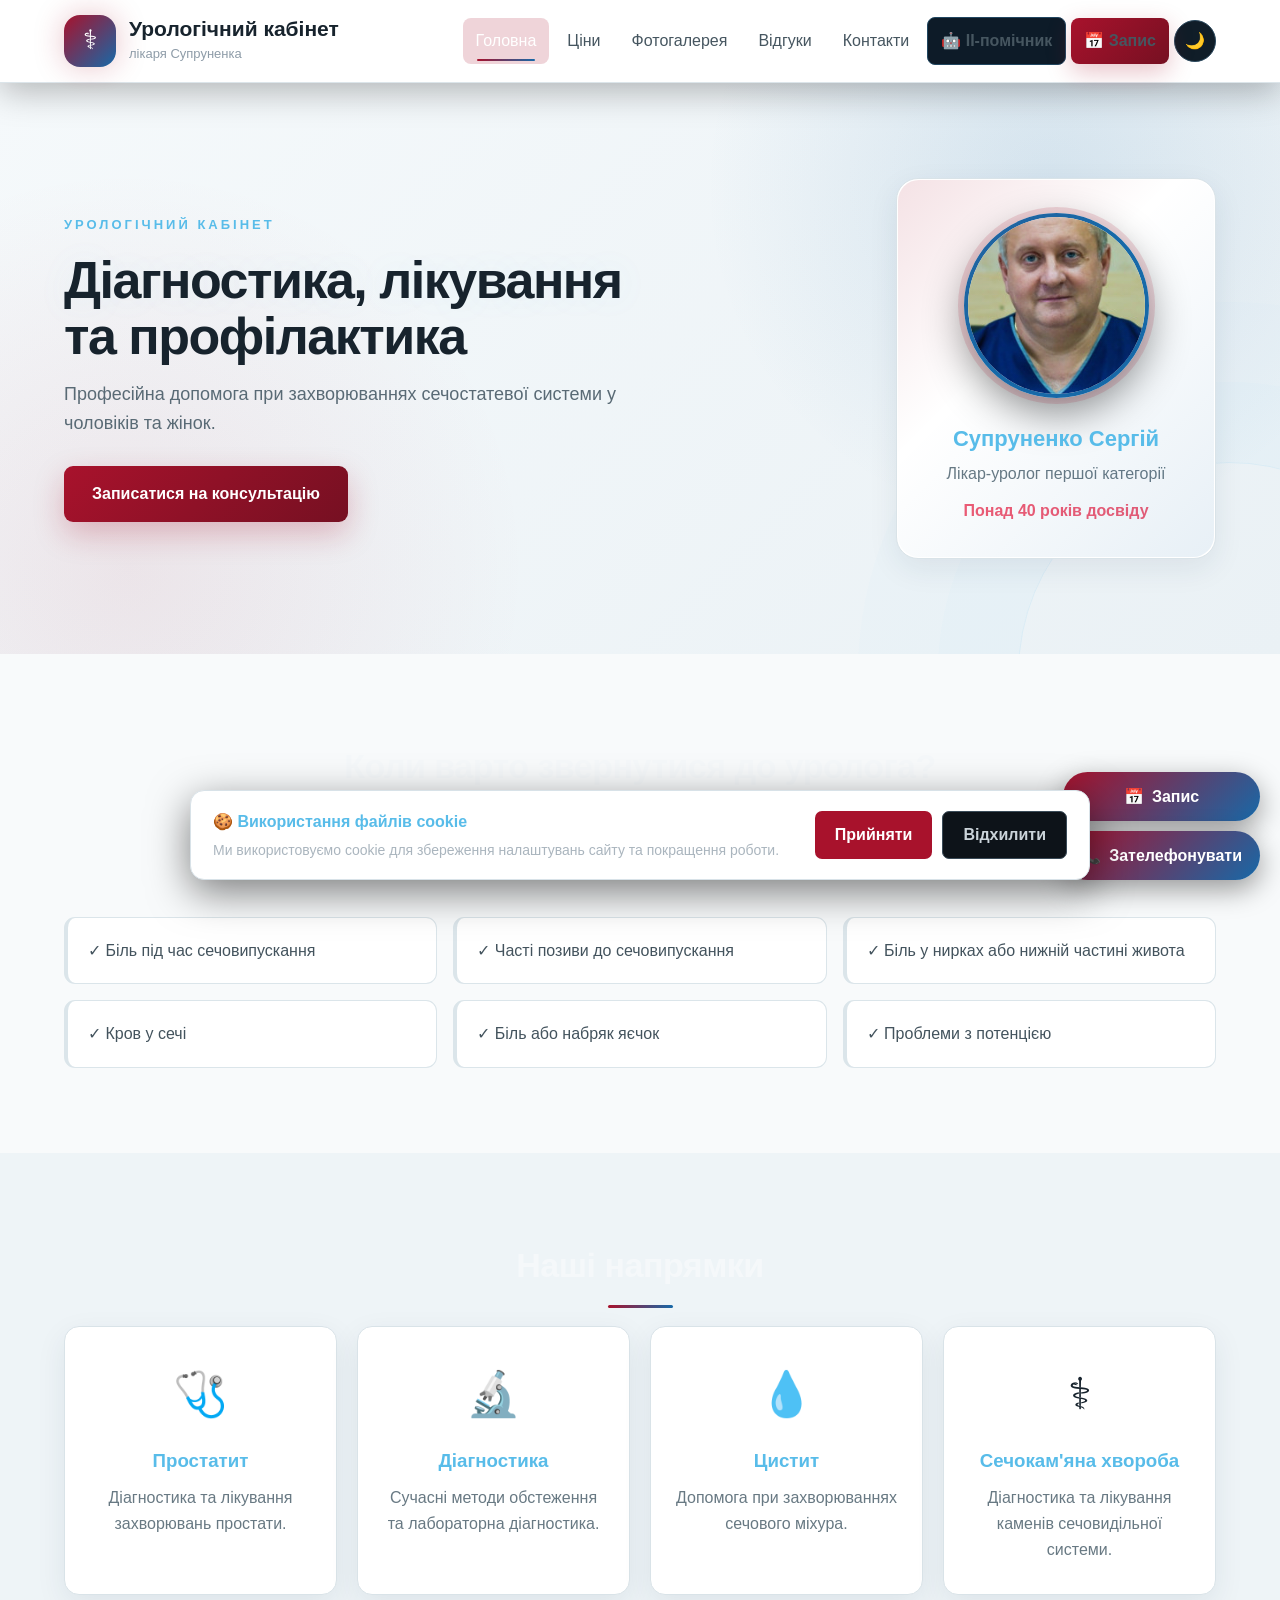
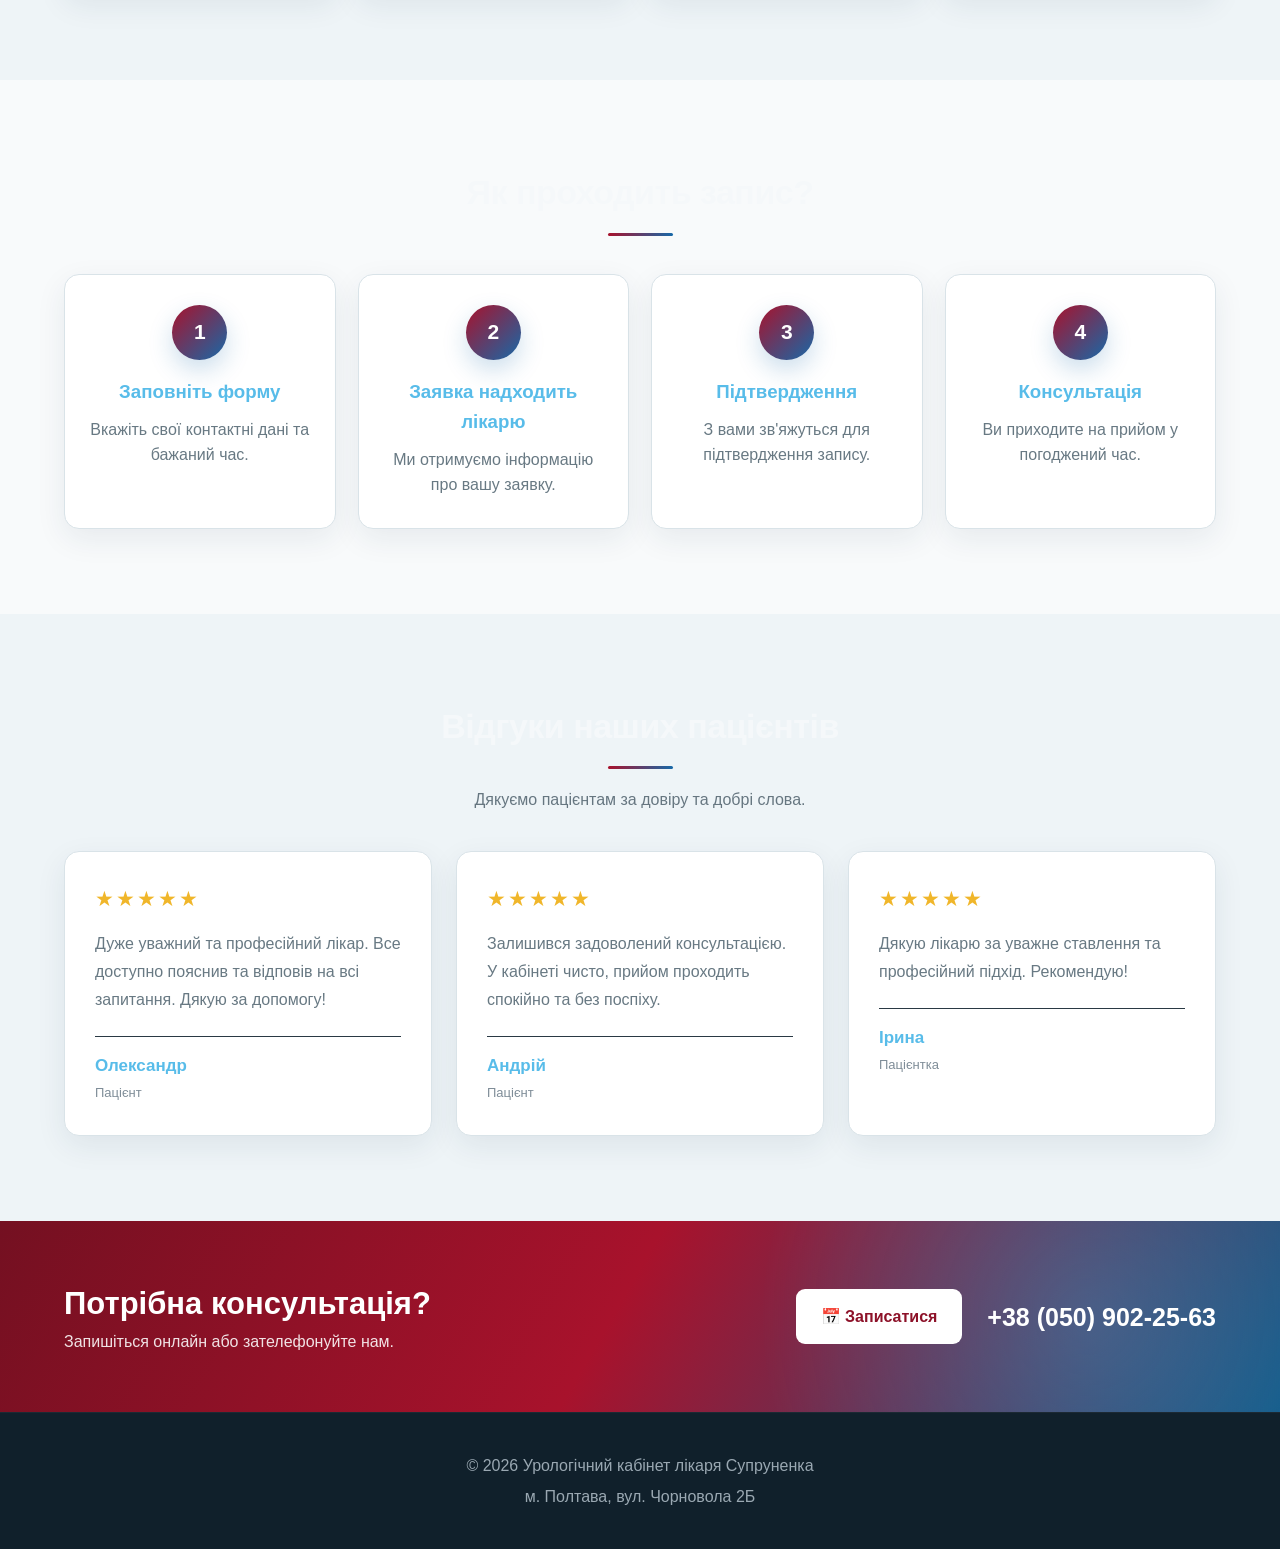
<file: index.html>
<!DOCTYPE html>
<html lang="uk">
<head>
    <meta charset="UTF-8">
    <meta name="viewport" content="width=device-width, initial-scale=1.0">
    <title>Урологічний кабінет лікаря Супруненка</title>
    <link rel="stylesheet" href="style.css">
</head>
<body>

<header>
    <div class="container header">
        <div class="logo">
            <div class="logo-icon">⚕</div>
            <div>
                <h1>Урологічний кабінет</h1>
                <p>лікаря Супруненка</p>
            </div>
        </div>
        <nav>
            <a href="index.html" class="active">Головна</a>
            <a href="ceny.html">Ціни</a>
            <a href="fotogalereya.html">Фотогалерея</a>
            <a href="vidguky.html">Відгуки</a>
            <a href="kontakty.html">Контакти</a>
            <a href="ai.html" class="ai-button">🤖 ІІ-помічник</a>
            <a href="zapis.html" class="appointment-button">📅 Запис</a>
            <button class="theme-toggle" id="themeToggle" type="button" aria-label="Перемкнути тему" title="Перемкнути тему">🌙</button>
        </nav>
    </div>
</header>

<section class="hero">
    <div class="container hero-content">
        <div class="hero-text">
            <p class="small-title">УРОЛОГІЧНИЙ КАБІНЕТ</p>
            <h2>Діагностика, лікування<br>та профілактика</h2>
            <p>Професійна допомога при захворюваннях сечостатевої системи у чоловіків та жінок.</p>
            <a href="zapis.html" class="button">Записатися на консультацію</a>
        </div>

        <div class="doctor-card">
            <div class="doctor-icon">
                <img src="Dosent.jpeg" alt="Лікар Супруненко">
            </div>
            <h3>Супруненко Сергій</h3>
            <p>Лікар-уролог першої категорії</p>
            <span>Понад 40 років досвіду</span>
        </div>
    </div>
</section>

<section class="info">
    <div class="container">
        <h2 class="section-title">Коли варто звернутися до уролога?</h2>
        <p class="center-text">Не варто відкладати відвідування лікаря. Своєчасна діагностика допомагає швидше визначити проблему та підібрати необхідне лікування.</p>
        <div class="symptoms">
            <div>✓ Біль під час сечовипускання</div>
            <div>✓ Часті позиви до сечовипускання</div>
            <div>✓ Біль у нирках або нижній частині живота</div>
            <div>✓ Кров у сечі</div>
            <div>✓ Біль або набряк яєчок</div>
            <div>✓ Проблеми з потенцією</div>
        </div>
    </div>
</section>

<section class="services">
    <div class="container">
        <h2 class="section-title">Наші напрямки</h2>
        <div class="cards">
            <div class="card"><div class="card-icon">🩺</div><h3>Простатит</h3><p>Діагностика та лікування захворювань простати.</p></div>
            <div class="card"><div class="card-icon">🔬</div><h3>Діагностика</h3><p>Сучасні методи обстеження та лабораторна діагностика.</p></div>
            <div class="card"><div class="card-icon">💧</div><h3>Цистит</h3><p>Допомога при захворюваннях сечового міхура.</p></div>
            <div class="card"><div class="card-icon">⚕</div><h3>Сечокам'яна хвороба</h3><p>Діагностика та лікування каменів сечовидільної системи.</p></div>
        </div>
    </div>
</section>

<section class="how-it-works">
    <div class="container">
        <h2 class="section-title">Як проходить запис?</h2>
        <div class="steps">
            <div class="step"><div class="step-number">1</div><h3>Заповніть форму</h3><p>Вкажіть свої контактні дані та бажаний час.</p></div>
            <div class="step"><div class="step-number">2</div><h3>Заявка надходить лікарю</h3><p>Ми отримуємо інформацію про вашу заявку.</p></div>
            <div class="step"><div class="step-number">3</div><h3>Підтвердження</h3><p>З вами зв'яжуться для підтвердження запису.</p></div>
            <div class="step"><div class="step-number">4</div><h3>Консультація</h3><p>Ви приходите на прийом у погоджений час.</p></div>
        </div>
    </div>
</section>

<section class="reviews">
    <div class="container">
        <h2 class="section-title">Відгуки наших пацієнтів</h2>
        <p class="center-text">Дякуємо пацієнтам за довіру та добрі слова.</p>
        <div class="reviews-grid">
            <div class="review-card"><div class="review-stars">★★★★★</div><p class="review-text">Дуже уважний та професійний лікар. Все доступно пояснив та відповів на всі запитання. Дякую за допомогу!</p><div class="review-author"><strong>Олександр</strong><span>Пацієнт</span></div></div>
            <div class="review-card"><div class="review-stars">★★★★★</div><p class="review-text">Залишився задоволений консультацією. У кабінеті чисто, прийом проходить спокійно та без поспіху.</p><div class="review-author"><strong>Андрій</strong><span>Пацієнт</span></div></div>
            <div class="review-card"><div class="review-stars">★★★★★</div><p class="review-text">Дякую лікарю за уважне ставлення та професійний підхід. Рекомендую!</p><div class="review-author"><strong>Ірина</strong><span>Пацієнтка</span></div></div>
        </div>
    </div>
</section>

<section class="appointment">
    <div class="container appointment-box">
        <div>
            <h2>Потрібна консультація?</h2>
            <p>Запишіться онлайн або зателефонуйте нам.</p>
        </div>
        <div class="appointment-buttons">
            <a href="zapis.html" class="appointment-button">📅 Записатися</a>
            <a href="tel:+380509022563" class="phone">+38 (050) 902-25-63</a>
        </div>
    </div>
</section>

<footer>
    <div class="container">
        <p>© 2026 Урологічний кабінет лікаря Супруненка</p>
        <p>м. Полтава, вул. Чорновола 2Б</p>
    </div>
</footer>

<div class="floating-buttons">
    <a href="zapis.html" class="floating-button">📅 <span>Запис</span></a>
    <a href="tel:+380509022563" class="floating-button">📞 <span>Зателефонувати</span></a>
</div>

<div class="cookie-banner" id="cookieBanner">
    <div class="cookie-text">
        <strong>🍪 Використання файлів cookie</strong>
        <p>Ми використовуємо cookie для збереження налаштувань сайту та покращення роботи.</p>
    </div>
    <div class="cookie-buttons">
        <button id="acceptCookies" class="cookie-accept" type="button">Прийняти</button>
        <button id="rejectCookies" class="cookie-reject" type="button">Відхилити</button>
    </div>
</div>

<script>
const themeToggle = document.getElementById("themeToggle");
const savedTheme = localStorage.getItem("theme");

if (savedTheme === "dark") {
    document.body.classList.add("dark-mode");
    themeToggle.textContent = "☀️";
}

themeToggle.addEventListener("click", () => {
    document.body.classList.toggle("dark-mode");
    const dark = document.body.classList.contains("dark-mode");
    localStorage.setItem("theme", dark ? "dark" : "light");
    themeToggle.textContent = dark ? "☀️" : "🌙";
});

const cookieBanner = document.getElementById("cookieBanner");
const cookieChoice = localStorage.getItem("cookieChoice");

if (cookieChoice) cookieBanner.classList.add("hidden");

document.getElementById("acceptCookies").addEventListener("click", () => {
    localStorage.setItem("cookieChoice", "accepted");
    cookieBanner.classList.add("hidden");
});

document.getElementById("rejectCookies").addEventListener("click", () => {
    localStorage.setItem("cookieChoice", "rejected");
    cookieBanner.classList.add("hidden");
});
</script>

</body>
</html>
</file>
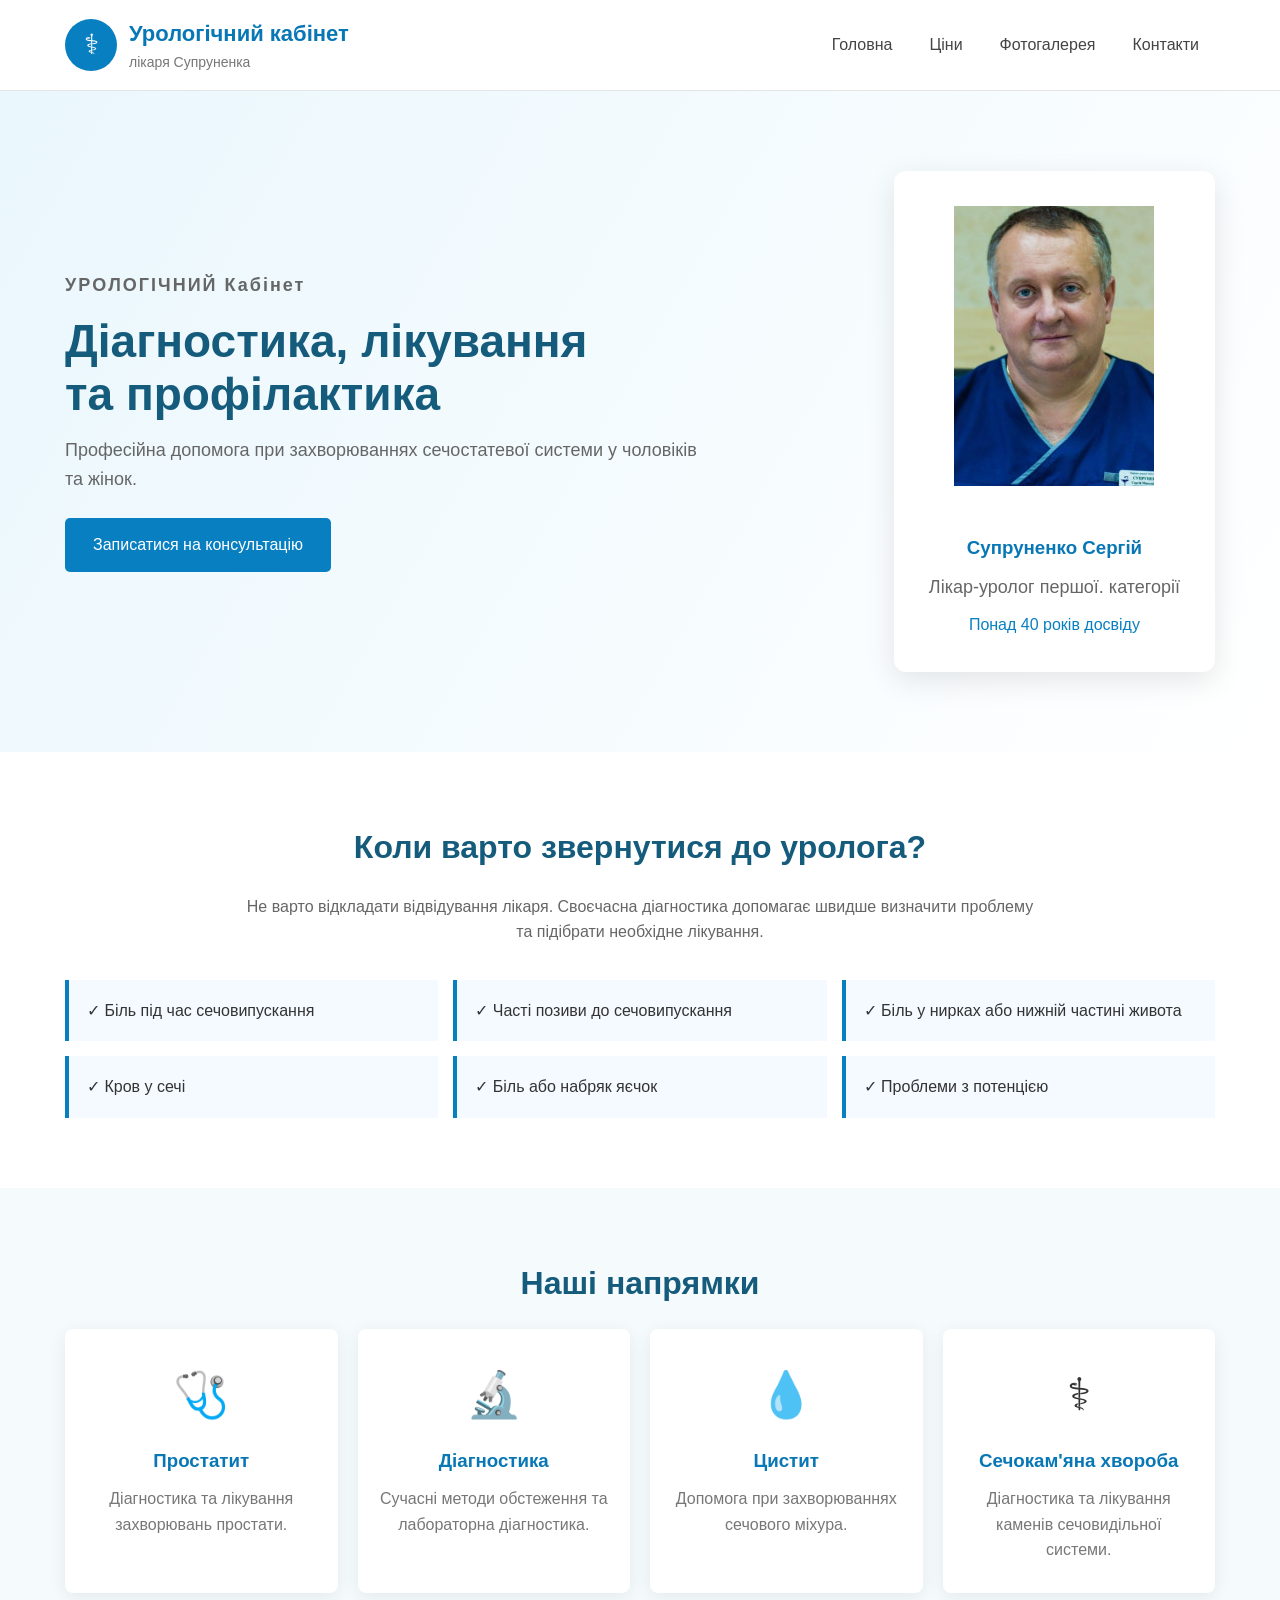
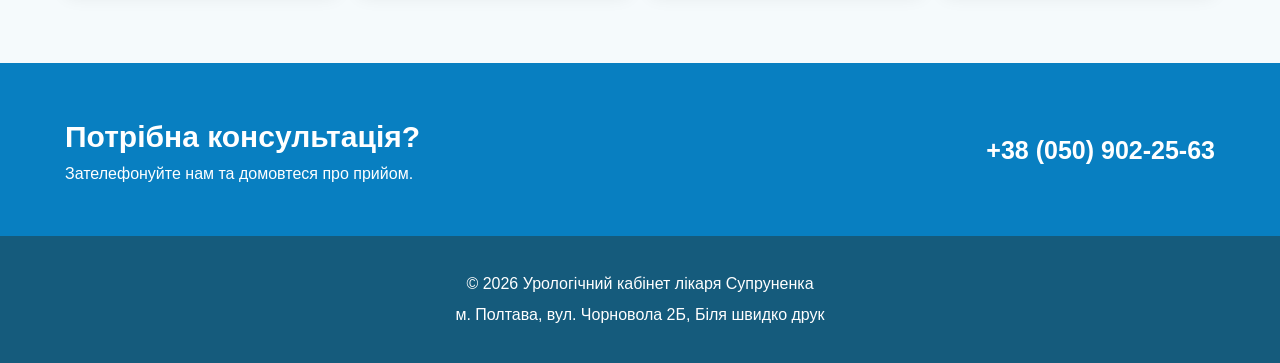
<file: .vscode/index.html>
<!DOCTYPE html>
<html lang="uk">
<head>
    <meta charset="UTF-8">
    <meta name="viewport" content="width=device-width, initial-scale=1.0">
    <title>Урологічний центр</title>
    <link rel="stylesheet" href="style.css">
</head>
<body>

<header>
    <div class="container header">
        <div class="logo">
            <div class="logo-icon">⚕</div>
            <div>
                <h1>Урологічний кабінет</h1>
                <p>лікаря Супруненка</p>
            </div>
        </div>
        <nav>
            <a href="index.html">Головна</a>
            <a href="ceny.html">Ціни</a>
            <a href="fotogalereya.html">Фотогалерея</a>
            <a href="kontakty.html">Контакти</a>
        </nav>
    </div>
</header>
<section class="hero">
    <div class="container hero-content">
        <div>
            <p class="small-title">УРOЛОГІЧНИЙ Кабінет</p>
            <h2>Діагностика, лікування<br>та профілактика</h2>
            <p>
                Професійна допомога при захворюваннях
                сечостатевої системи у чоловіків та жінок.
            </p>
            <a href="kontakty.html" class="button">Записатися на консультацію</a>
        </div>

        <div class="doctor-card">
            <div class="doctor-icon">
    <img src="Dosent.jpeg" alt="Фото">
</div>
            <h3>Супруненко Сергій</h3>
            <p>Лікар-уролог першої. категорії</p>
            <span>Понад 40 років досвіду</span>
        </div>
    </div>
</section>

<section class="info">
    <div class="container">
        <h2 class="section-title">Коли варто звернутися до уролога?</h2>

        <p class="center-text">
            Не варто відкладати відвідування лікаря. Своєчасна
            діагностика допомагає швидше визначити проблему
            та підібрати необхідне лікування.
        </p>

        <div class="symptoms">
            <div>✓ Біль під час сечовипускання</div>
            <div>✓ Часті позиви до сечовипускання</div>
            <div>✓ Біль у нирках або нижній частині живота</div>
            <div>✓ Кров у сечі</div>
            <div>✓ Біль або набряк яєчок</div>
            <div>✓ Проблеми з потенцією</div>
        </div>
    </div>
</section>

<section class="services">
    <div class="container">
        <h2 class="section-title">Наші напрямки</h2>

        <div class="cards">
            <div class="card">
                <div class="card-icon">🩺</div>
                <h3>Простатит</h3>
                <p>Діагностика та лікування захворювань простати.</p>
            </div>

            <div class="card">
                <div class="card-icon">🔬</div>
                <h3>Діагностика</h3>
                <p>Сучасні методи обстеження та лабораторна діагностика.</p>
            </div>

            <div class="card">
                <div class="card-icon">💧</div>
                <h3>Цистит</h3>
                <p>Допомога при захворюваннях сечового міхура.</p>
            </div>

            <div class="card">
                <div class="card-icon">⚕</div>
                <h3>Сечокам'яна хвороба</h3>
                <p>Діагностика та лікування каменів сечовидільної системи.</p>
            </div>
        </div>
    </div>
</section>

<section class="appointment">
    <div class="container appointment-box">
        <div>
            <h2>Потрібна консультація?</h2>
            <p>Зателефонуйте нам та домовтеся про прийом.</p>
        </div>

        <a href="tel:+380509022563" class="phone">
            +38 (050) 902-25-63
        </a>
    </div>
</section>

<footer>
    <div class="container">
        <p>© 2026 Урологічний кабінет лікаря Супруненка</p>
        <p>м. Полтава, вул. Чорновола 2Б, Біля швидко друк</p>
    </div>
</footer>

</body>
</html>
</file>
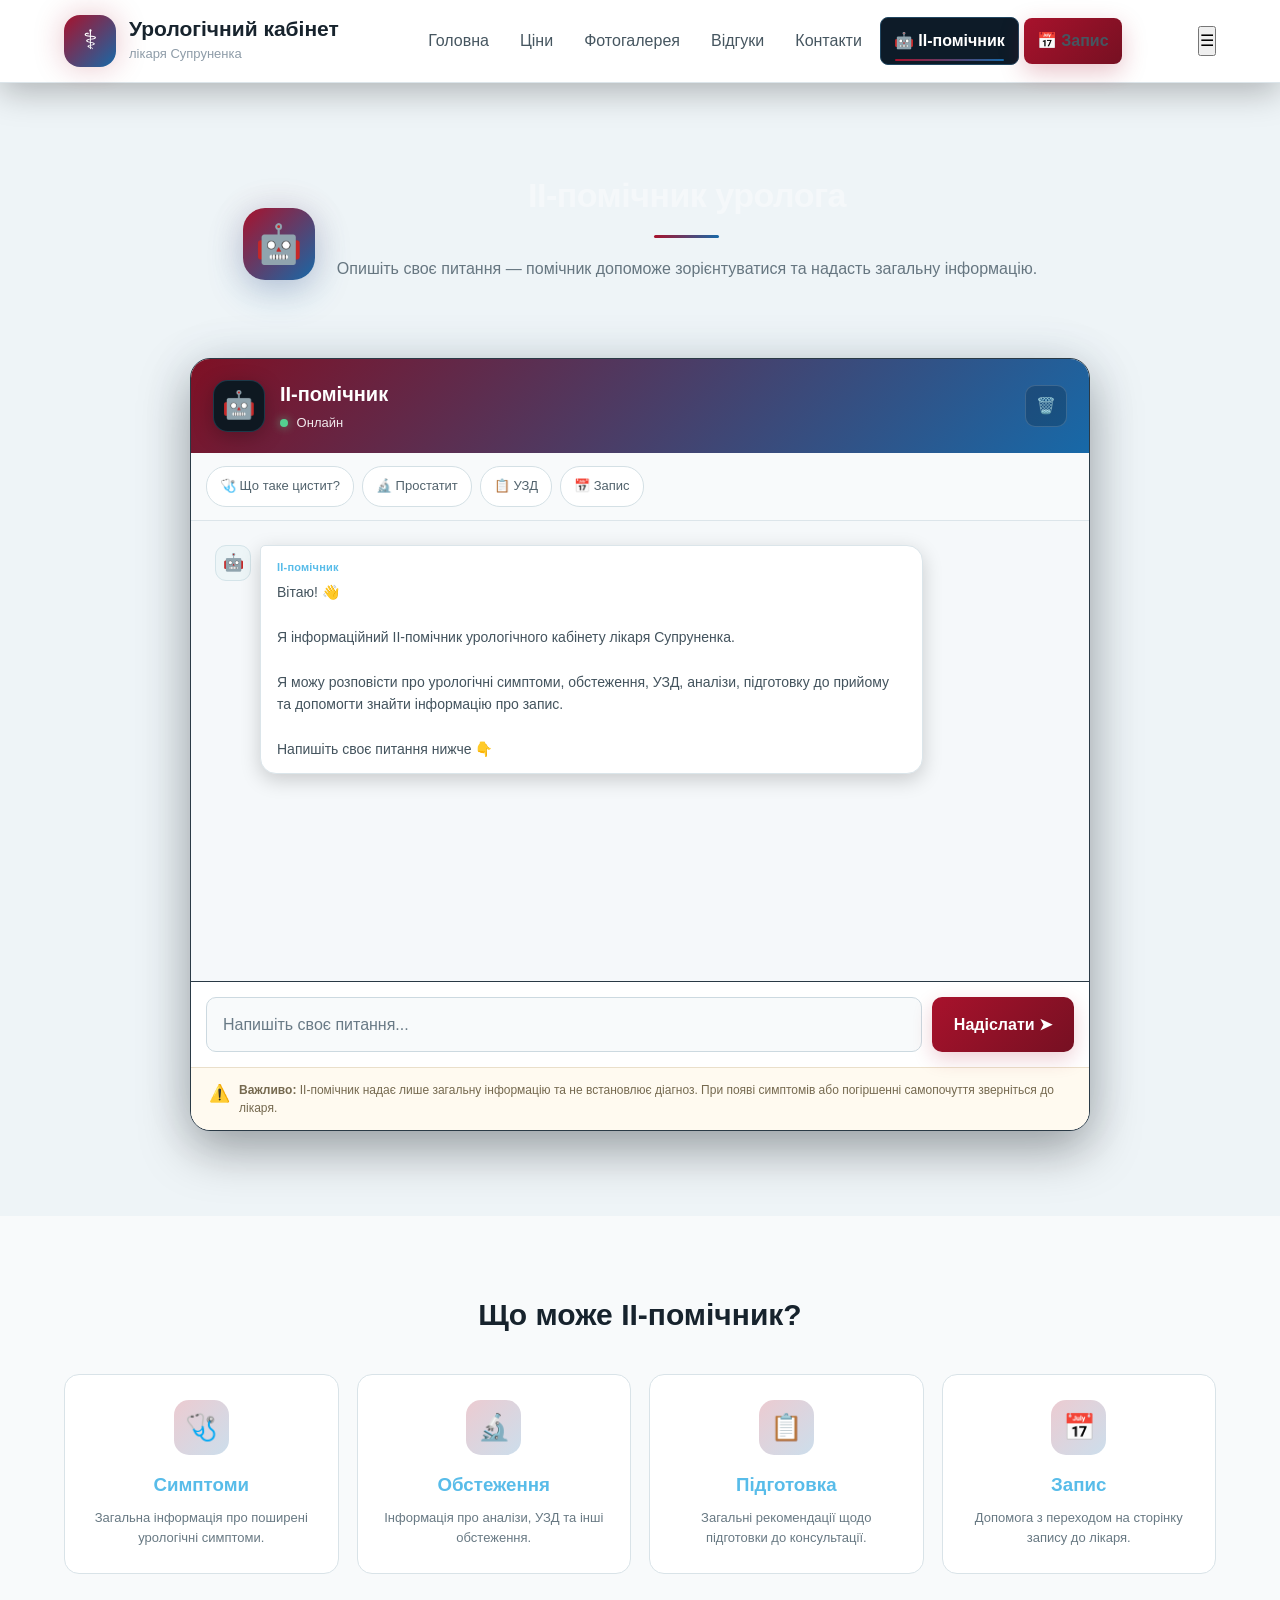
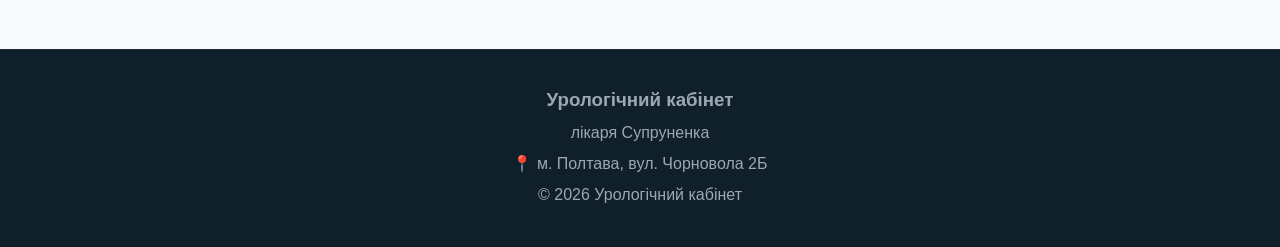
<file: ai.html>
<!DOCTYPE html>
<html lang="uk">
<head>
    <meta charset="UTF-8">
    <meta name="viewport" content="width=device-width, initial-scale=1.0">

    <title>ІІ-помічник — Урологічний кабінет</title>

    <link rel="stylesheet" href="style.css">
</head>

<body>

<header class="site-header">
    <div class="container header">

        <a href="index.html" class="logo">
            <div class="logo-icon">⚕</div>

            <div>
                <h1>Урологічний кабінет</h1>
                <p>лікаря Супруненка</p>
            </div>
        </a>

        <nav>
            <a href="index.html">Головна</a>
            <a href="ceny.html">Ціни</a>
            <a href="fotogalereya.html">Фотогалерея</a>
            <a href="vidguky.html">Відгуки</a>
            <a href="kontakty.html">Контакти</a>

            <a href="ai.html" class="ai-button active">
                🤖 ІІ-помічник
            </a>

            <a href="zapis.html" class="appointment-button">
                📅 Запис
            </a>
        </nav>

        <button class="mobile-menu" id="mobileMenu">
            ☰
        </button>

    </div>
</header>


<main>

<section class="ai-section">

    <div class="container">

        <div class="ai-intro">

            <div class="robot-big">
                🤖
            </div>

            <div>
                <h2 class="section-title">
                    ІІ-помічник уролога
                </h2>

                <p class="center-text">
                    Опишіть своє питання — помічник допоможе зорієнтуватися
                    та надасть загальну інформацію.
                </p>
            </div>

        </div>


        <div class="ai-chat">

            <div class="ai-chat-header">

                <div class="ai-chat-avatar">
                    🤖
                </div>

                <div class="ai-chat-info">
                    <h3>ІІ-помічник</h3>

                    <p>
                        <span class="online-dot"></span>
                        Онлайн
                    </p>
                </div>

                <button
                    class="clear-button"
                    id="clearChat"
                    title="Очистити чат"
                >
                    🗑️
                </button>

            </div>


            <div class="quick-questions">

                <button onclick="quickQuestion('Що таке цистит?')">
                    🩺 Що таке цистит?
                </button>

                <button onclick="quickQuestion('Що таке простатит?')">
                    🔬 Простатит
                </button>

                <button onclick="quickQuestion('Коли потрібно робити УЗД?')">
                    📋 УЗД
                </button>

                <button onclick="quickQuestion('Як записатися на прийом?')">
                    📅 Запис
                </button>

            </div>


            <div
                class="ai-messages"
                id="aiMessages"
            >

                <div class="message-row bot-row">

                    <div class="message-avatar">
                        🤖
                    </div>

                    <div class="ai-message bot-message">

                        <div class="message-name">
                            ІІ-помічник
                        </div>

                        <div>
                            Вітаю! 👋<br><br>

                            Я інформаційний ІІ-помічник урологічного
                            кабінету лікаря Супруненка.
                            <br><br>

                            Я можу розповісти про урологічні симптоми,
                            обстеження, УЗД, аналізи, підготовку до
                            прийому та допомогти знайти інформацію
                            про запис.
                            <br><br>

                            Напишіть своє питання нижче 👇
                        </div>

                    </div>

                </div>

            </div>


            <div
                class="typing"
                id="typing"
            >
                <span></span>
                <span></span>
                <span></span>

                <label>Помічник друкує...</label>
            </div>


            <div class="ai-input-area">

                <input
                    type="text"
                    id="aiInput"
                    autocomplete="off"
                    placeholder="Напишіть своє питання..."
                >

                <button
                    id="sendButton"
                    onclick="sendMessage()"
                >
                    <span>Надіслати</span>
                    <b>➤</b>
                </button>

            </div>


            <div class="ai-disclaimer">

                <span>⚠️</span>

                <div>
                    <strong>Важливо:</strong>
                    ІІ-помічник надає лише загальну інформацію
                    та не встановлює діагноз. При появі симптомів
                    або погіршенні самопочуття зверніться до лікаря.
                </div>

            </div>

        </div>

    </div>

</section>


<section class="info-section">

    <div class="container">

        <h2>Що може ІІ-помічник?</h2>

        <div class="info-grid">

            <div class="info-card">
                <div>🩺</div>
                <h3>Симптоми</h3>
                <p>
                    Загальна інформація про поширені
                    урологічні симптоми.
                </p>
            </div>

            <div class="info-card">
                <div>🔬</div>
                <h3>Обстеження</h3>
                <p>
                    Інформація про аналізи, УЗД
                    та інші обстеження.
                </p>
            </div>

            <div class="info-card">
                <div>📋</div>
                <h3>Підготовка</h3>
                <p>
                    Загальні рекомендації щодо
                    підготовки до консультації.
                </p>
            </div>

            <div class="info-card">
                <div>📅</div>
                <h3>Запис</h3>
                <p>
                    Допомога з переходом на сторінку
                    запису до лікаря.
                </p>
            </div>

        </div>

    </div>

</section>

</main>


<footer>

    <div class="container footer-content">

        <div>
            <h3>Урологічний кабінет</h3>

            <p>
                лікаря Супруненка
            </p>
        </div>

        <div>
            <p>
                📍 м. Полтава, вул. Чорновола 2Б
            </p>

            <p>
                © 2026 Урологічний кабінет
            </p>
        </div>

    </div>

</footer>


<script>

/* =========================================
   ІІ-ПОМІЧНИК
========================================= */

const input = document.getElementById("aiInput");
const messages = document.getElementById("aiMessages");
const sendButton = document.getElementById("sendButton");
const typing = document.getElementById("typing");
const clearChatButton = document.getElementById("clearChat");


/* =========================================
   БАЗА ВІДПОВІДЕЙ
========================================= */

function getBotAnswer(question) {

    const text = question.toLowerCase().trim();


    /* ВІТАННЯ */

    if (
        text.includes("привіт") ||
        text.includes("вітаю") ||
        text.includes("добрий день") ||
        text.includes("добрий вечір") ||
        text.includes("доброго дня") ||
        text === "хай" ||
        text === "hello"
    ) {

        return `
            Вітаю! 👋<br><br>

            Я ІІ-помічник урологічного кабінету.
            <br><br>

            Можете запитати мене про урологічні симптоми,
            цистит, простатит, УЗД, аналізи або запис
            на консультацію.
        `;
    }


    /* ЦИСТИТ */

    if (
        text.includes("цистит") ||
        text.includes("сечовий міхур") ||
        text.includes("печіння при сечовипусканні") ||
        text.includes("печет при мочеиспускании")
    ) {

        return `
            🩺 <strong>Про цистит</strong><br><br>

            Цистит — це запалення сечового міхура.
            Частими симптомами можуть бути часте
            сечовипускання, дискомфорт або печіння
            під час сечовипускання та біль у нижній
            частині живота.
            <br><br>

            Причини можуть бути різними, тому за
            наявності симптомів бажано звернутися
            до лікаря для правильної оцінки стану.
            <br><br>

            ⚠️ Не варто самостійно починати прийом
            антибіотиків без рекомендації лікаря.
        `;
    }


    /* ПРОСТАТИТ */

    if (
        text.includes("простатит") ||
        text.includes("простата") ||
        text.includes("передміхурова")
    ) {

        return `
            🔬 <strong>Про простатит</strong><br><br>

            Простатит — це запальний стан передміхурової
            залози. Симптоми можуть включати дискомфорт
            у ділянці таза, зміни сечовипускання або
            біль.
            <br><br>

            Причини та перебіг можуть бути різними,
            тому для встановлення причини необхідна
            консультація лікаря та, за потреби,
            додаткові обстеження.
        `;
    }


    /* УЗД */

    if (
        text.includes("узд") ||
        text.includes("ультразвук") ||
        text.includes("ультразвуков")
    ) {

        return `
            🔎 <strong>УЗД в урології</strong><br><br>

            Ультразвукове дослідження може допомогти
            лікарю оцінити стан нирок, сечового міхура
            та інших органів залежно від виду дослідження.
            <br><br>

            Необхідність УЗД визначає лікар залежно
            від скарг та результатів огляду.
            <br><br>

            Якщо хочете пройти обстеження, можете
            перейти на сторінку запису:
            <br><br>

            <a href="zapis.html" class="bot-link">
                📅 Перейти до запису
            </a>
        `;
    }


    /* АНАЛІЗИ */

    if (
        text.includes("аналіз") ||
        text.includes("анализ") ||
        text.includes("сеча") ||
        text.includes("кров")
    ) {

        return `
            🧪 <strong>Аналізи</strong><br><br>

            При урологічних скаргах лікар може
            рекомендувати різні лабораторні дослідження.
            Конкретний перелік залежить від симптомів,
            віку та результатів огляду.
            <br><br>

            Не всі аналізи потрібно робити заздалегідь —
            краще уточнити це під час консультації.
        `;
    }


    /* БІЛЬ */

    if (
        text.includes("болить") ||
        text.includes("біль") ||
        text.includes("боли") ||
        text.includes("болит")
    ) {

        return `
            ⚠️ <strong>Якщо виник біль</strong><br><br>

            Біль у ділянці живота, попереку, таза або
            під час сечовипускання може мати різні причини.
            За одним симптомом неможливо встановити
            точний діагноз.
            <br><br>

            Якщо біль сильний, раптовий або швидко
            посилюється, необхідно звернутися за
            медичною допомогою.
            <br><br>

            Для планової оцінки симптомів можна
            записатися на консультацію.
        `;
    }


    /* КРОВ У СЕЧІ */

    if (
        text.includes("кров у сечі") ||
        text.includes("кровь в моче") ||
        text.includes("кров сеч")
    ) {

        return `
            🚨 <strong>Кров у сечі</strong><br><br>

            Поява крові в сечі потребує медичної оцінки,
            навіть якщо її небагато або симптом швидко
            зник.
            <br><br>

            Причини можуть бути різними, тому не варто
            намагатися визначити їх самостійно.
            <br><br>

            Якщо крові багато, є сильний біль,
            слабкість або інші гострі симптоми —
            зверніться за невідкладною медичною допомогою.
        `;
    }


    /* ТЕМПЕРАТУРА */

    if (
        text.includes("температура") ||
        text.includes("температур") ||
        text.includes("жар") ||
        text.includes("лихоман")
    ) {

        return `
            🌡️ <strong>Підвищена температура</strong><br><br>

            Підвищення температури разом із болем,
            проблемами із сечовипусканням або іншими
            симптомами може потребувати швидкої
            медичної оцінки.
            <br><br>

            Якщо температура висока або стан
            погіршується, не відкладайте звернення
            за медичною допомогою.
        `;
    }


    /* НИРКИ */

    if (
        text.includes("нирк") ||
        text.includes("почка") ||
        text.includes("почки") ||
        text.includes("поперек")
    ) {

        return `
            🫘 <strong>Нирки та біль у попереку</strong><br><br>

            Дискомфорт або біль у ділянці попереку
            може мати багато причин і не завжди
            пов'язаний саме з нирками.
            <br><br>

            При повторному або сильному болю,
            температурі, змінах сечі чи проблемах
            із сечовипусканням бажано звернутися
            до лікаря.
        `;
    }


    /* СЕЧОВИПУСКАННЯ */

    if (
        text.includes("часто ходжу") ||
        text.includes("часте сечовипускання") ||
        text.includes("часто мочусь") ||
        text.includes("часто бігаю в туалет") ||
        text.includes("частое мочеиспускание")
    ) {

        return `
            🚻 <strong>Часте сечовипускання</strong><br><br>

            Часте сечовипускання може мати різні причини:
            від великої кількості рідини або кофеїну
            до урологічних проблем.
            <br><br>

            Якщо це новий симптом, він триває довго
            або супроводжується болем, печінням,
            температурою чи змінами сечі — варто
            звернутися до лікаря.
        `;
    }


    /* ЧОЛОВІЧЕ ЗДОРОВ'Я */

    if (
        text.includes("чоловіч") ||
        text.includes("чоловік") ||
        text.includes("ерекц") ||
        text.includes("потенц")
    ) {

        return `
            👨‍⚕️ <strong>Чоловіче урологічне здоров'я</strong><br><br>

            Порушення сечовипускання, біль, зміни
            статевої функції та інші симптоми можуть
            мати різні причини.
            <br><br>

            Для визначення причини потрібна
            індивідуальна консультація лікаря.
            <br><br>

            Я можу допомогти зорієнтуватися
            в загальній інформації або перейти
            до сторінки запису.
        `;
    }


    /* ЦІНИ */

    if (
        text.includes("ціна") ||
        text.includes("ціни") ||
        text.includes("вартість") ||
        text.includes("скільки коштує") ||
        text.includes("стоимость") ||
        text.includes("прайс")
    ) {

        return `
            💰 <strong>Ціни</strong><br><br>

            Актуальний перелік послуг та їх вартість
            можна переглянути на сторінці:
            <br><br>

            <a href="ceny.html" class="bot-link">
                💰 Переглянути ціни
            </a>
        `;
    }


    /* ЗАПИС */

    if (
        text.includes("запис") ||
        text.includes("записатися") ||
        text.includes("записатись") ||
        text.includes("прийом") ||
        text.includes("приём") ||
        text.includes("записаться")
    ) {

        return `
            📅 <strong>Запис на консультацію</strong><br><br>

            Щоб перейти до сторінки запису,
            натисніть кнопку нижче:
            <br><br>

            <a href="zapis.html" class="bot-link">
                📅 Перейти до запису
            </a>
        `;
    }


    /* КОНТАКТИ */

    if (
        text.includes("адрес") ||
        text.includes("де ви") ||
        text.includes("де знаход") ||
        text.includes("контакт") ||
        text.includes("телефон") ||
        text.includes("де прийма")
    ) {

        return `
            📍 <strong>Контакти</strong><br><br>

            Урологічний кабінет лікаря Супруненка
            <br><br>

            📍 м. Полтава, вул. Чорновола 2Б
            <br><br>

            Детальну інформацію можна переглянути
            на сторінці контактів:
            <br><br>

            <a href="kontakty.html" class="bot-link">
                📍 Переглянути контакти
            </a>
        `;
    }


    /* ФОТО */

    if (
        text.includes("фото") ||
        text.includes("кабінет") ||
        text.includes("фотогалере")
    ) {

        return `
            📸 <strong>Фотогалерея</strong><br><br>

            Переглянути фотографії кабінету
            можна на сторінці фотогалереї:
            <br><br>

            <a href="fotogalereya.html" class="bot-link">
                📸 Відкрити фотогалерею
            </a>
        `;
    }


    /* ВІДГУКИ */

    if (
        text.includes("відгук") ||
        text.includes("отзыв") ||
        text.includes("відгуки")
    ) {

        return `
            ⭐ <strong>Відгуки</strong><br><br>

            Відгуки пацієнтів можна переглянути
            на відповідній сторінці сайту.
            <br><br>

            <a href="vidguky.html" class="bot-link">
                ⭐ Переглянути відгуки
            </a>
        `;
    }


    /* ДЯКУЮ */

    if (
        text.includes("дякую") ||
        text.includes("спасибі") ||
        text.includes("спасибо") ||
        text.includes("дякую вам")
    ) {

        return `
            Будь ласка! 😊<br><br>

            Якщо у вас залишилися питання,
            можете написати їх тут.
        `;
    }


    /* ПОПЕРЕДЖЕННЯ */

    if (
        text.includes("терміново") ||
        text.includes("срочно") ||
        text.includes("швидка") ||
        text.includes("швидку") ||
        text.includes("не можу помочитися")
    ) {

        return `
            🚨 <strong>Важливо</strong><br><br>

            Якщо ви не можете нормально помочитися,
            маєте сильний або раптовий біль,
            значну кровотечу, високу температуру
            або різке погіршення стану —
            не покладайтеся на онлайн-помічника.
            <br><br>

            У такій ситуації необхідно звернутися
            за невідкладною медичною допомогою.
        `;
    }


    /* ЗАГАЛЬНА ВІДПОВІДЬ */

    return `
        Я можу допомогти зорієнтуватися
        в загальних питаннях урології. 🤖
        <br><br>

        Спробуйте запитати, наприклад:
        <br><br>

        • Що таке цистит?<br>
        • Що таке простатит?<br>
        • Коли потрібно робити УЗД?<br>
        • Які бувають аналізи?<br>
        • У мене болить поперек<br>
        • Як записатися до лікаря?<br>
        • Де знаходиться кабінет?<br>
        • Скільки коштує консультація?
        <br><br>

        ⚠️ Я не встановлюю діагнозів і не замінюю
        консультацію лікаря.
    `;
}


/* =========================================
   ВІДПРАВКА ПОВІДОМЛЕННЯ
========================================= */

function sendMessage() {

    const text = input.value.trim();

    if (!text) {
        return;
    }

    addUserMessage(text);

    input.value = "";

    input.disabled = true;
    sendButton.disabled = true;

    typing.classList.add("show");

    messages.scrollTop = messages.scrollHeight;


    const delay = 700 + Math.random() * 700;


    setTimeout(() => {

        typing.classList.remove("show");

        addBotMessage(
            getBotAnswer(text)
        );

        input.disabled = false;
        sendButton.disabled = false;

        input.focus();

    }, delay);
}


/* =========================================
   ПОВІДОМЛЕННЯ КОРИСТУВАЧА
========================================= */

function addUserMessage(text) {

    const row = document.createElement("div");

    row.className = "message-row user-row";


    const message = document.createElement("div");

    message.className = "ai-message user-message";


    const name = document.createElement("div");

    name.className = "message-name";

    name.textContent = "Ви";


    const content = document.createElement("div");

    content.textContent = text;


    message.appendChild(name);
    message.appendChild(content);

    row.appendChild(message);

    messages.appendChild(row);


    messages.scrollTop = messages.scrollHeight;
}


/* =========================================
   ПОВІДОМЛЕННЯ БОТА
========================================= */

function addBotMessage(text) {

    const row = document.createElement("div");

    row.className = "message-row bot-row";


    const avatar = document.createElement("div");

    avatar.className = "message-avatar";

    avatar.textContent = "🤖";


    const message = document.createElement("div");

    message.className = "ai-message bot-message";


    const name = document.createElement("div");

    name.className = "message-name";

    name.textContent = "ІІ-помічник";


    const content = document.createElement("div");

    content.innerHTML = text;


    message.appendChild(name);
    message.appendChild(content);

    row.appendChild(avatar);
    row.appendChild(message);

    messages.appendChild(row);


    messages.scrollTop = messages.scrollHeight;
}


/* =========================================
   ШВИДКІ ПИТАННЯ
========================================= */

function quickQuestion(question) {

    input.value = question;

    sendMessage();

}


/* =========================================
   ENTER
========================================= */

input.addEventListener("keydown", function(event) {

    if (event.key === "Enter") {

        event.preventDefault();

        sendMessage();

    }

});


/* =========================================
   ОЧИЩЕННЯ ЧАТУ
========================================= */

clearChatButton.addEventListener("click", function() {

    messages.innerHTML = `

        <div class="message-row bot-row">

            <div class="message-avatar">
                🤖
            </div>

            <div class="ai-message bot-message">

                <div class="message-name">
                    ІІ-помічник
                </div>

                <div>
                    Чат очищено. 🧹<br><br>

                    Напишіть своє питання, і я спробую
                    допомогти вам зорієнтуватися.
                </div>

            </div>

        </div>

    `;

});


/* =========================================
   МОБІЛЬНЕ МЕНЮ
========================================= */

const mobileMenu = document.getElementById("mobileMenu");
const nav = document.querySelector("nav");

mobileMenu.addEventListener("click", function() {

    nav.classList.toggle("mobile-open");

});


/* =========================================
   ТЕМНА ТЕМА
========================================= */

const savedTheme = localStorage.getItem("theme");

if (savedTheme === "dark") {

    document.body.classList.add("dark-mode");

}

</script>

</body>
</html>
</file>
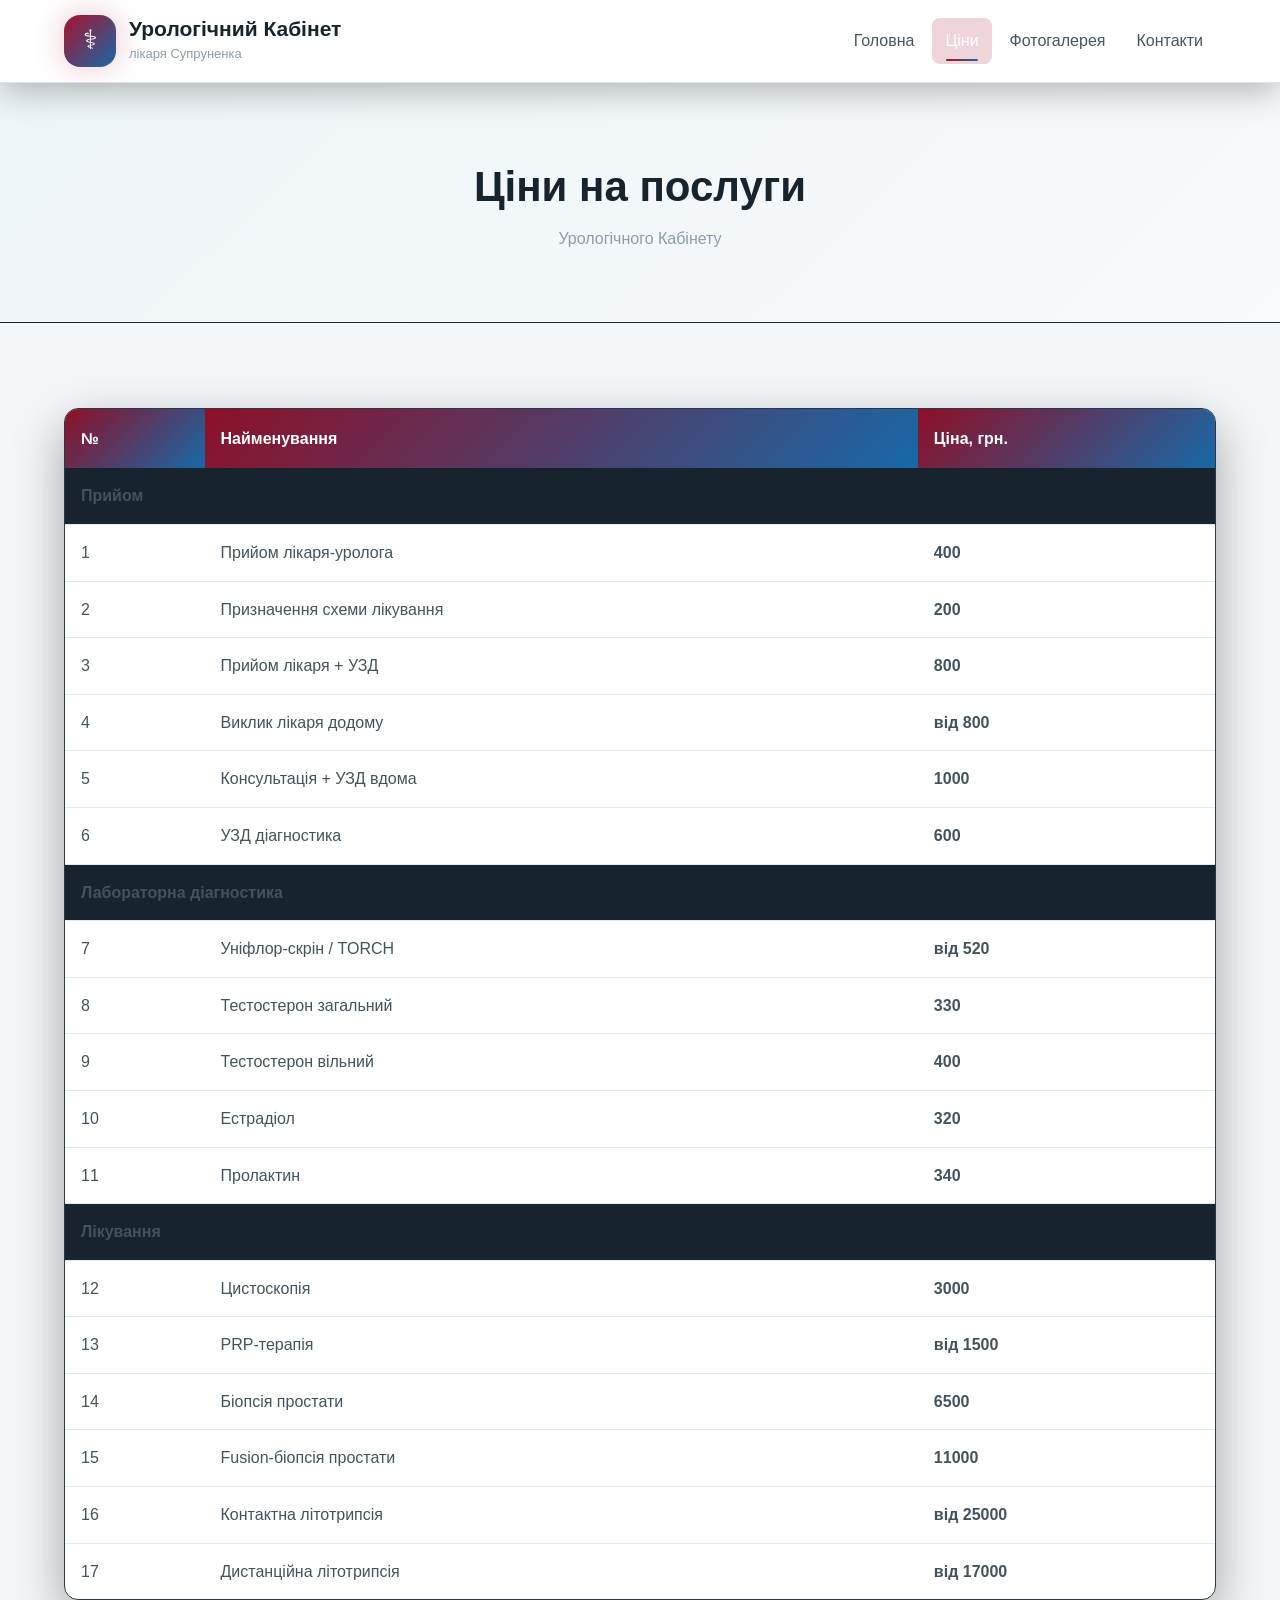
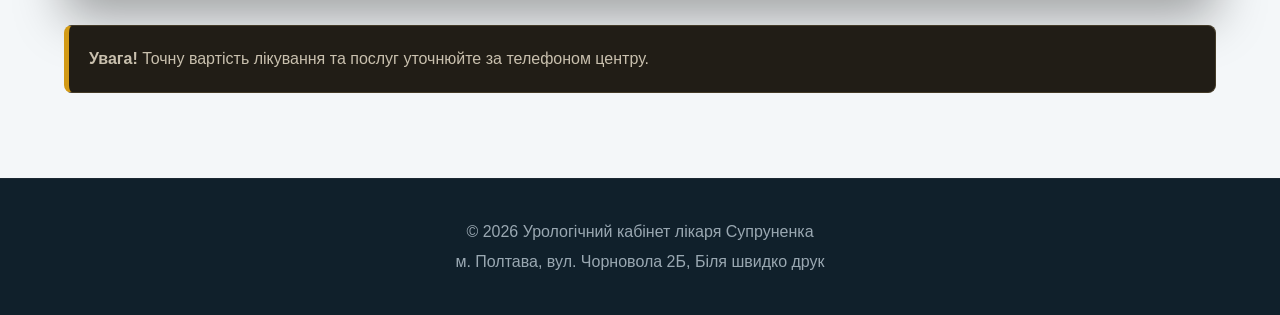
<file: ceny.html>
<!DOCTYPE html>
<html lang="uk">
<head>
    <meta charset="UTF-8">
    <meta name="viewport" content="width=device-width, initial-scale=1.0">
    <title>Ціни — Урологічний Кабінет</title>
    <link rel="stylesheet" href="style.css">
</head>
<body>

<header>
    <div class="container header">
        <div class="logo">
            <div class="logo-icon">⚕</div>
            <div>
                <h1>Урологічний Кабінет</h1>
                <p>лікаря Супруненка</p>
            </div>
        </div>

        <nav>
            <a href="index.html">Головна</a>
            <a href="ceny.html" class="active">Ціни</a>
            <a href="fotogalereya.html">Фотогалерея</a>
            <a href="kontakty.html">Контакти</a>
        </nav>
    </div>
    <script>
const themeToggle = document.getElementById("themeToggle");
const savedTheme = localStorage.getItem("theme");

if (savedTheme === "dark") {
    document.body.classList.add("dark-mode");
    themeToggle.textContent = "☀️";
}

themeToggle.addEventListener("click", () => {
    document.body.classList.toggle("dark-mode");
    const dark = document.body.classList.contains("dark-mode");
    localStorage.setItem("theme", dark ? "dark" : "light");
    themeToggle.textContent = dark ? "☀️" : "🌙";
});

const cookieBanner = document.getElementById("cookieBanner");
const cookieChoice = localStorage.getItem("cookieChoice");

if (cookieChoice) cookieBanner.classList.add("hidden");

document.getElementById("acceptCookies").addEventListener("click", () => {
    localStorage.setItem("cookieChoice", "accepted");
    cookieBanner.classList.add("hidden");
});

document.getElementById("rejectCookies").addEventListener("click", () => {
    localStorage.setItem("cookieChoice", "rejected");
    cookieBanner.classList.add("hidden");
});
</script>
</header>

<section class="page-header">
    <div class="container">
        <h2>Ціни на послуги</h2>
        <p>Урологічного Кабінету</p>
    </div>
</section>

<section class="prices">
    <div class="container">

        <table>
            <thead>
                <tr>
                    <th>№</th>
                    <th>Найменування</th>
                    <th>Ціна, грн.</th>
                </tr>
            </thead>

            <tbody>
                <tr class="category">
                    <td colspan="3">Прийом</td>
                </tr>

                <tr>
                    <td>1</td>
                    <td>Прийом лікаря-уролога</td>
                    <td>400</td>
                </tr>

                <tr>
                    <td>2</td>
                    <td>Призначення схеми лікування</td>
                    <td>200</td>
                </tr>

                <tr>
                    <td>3</td>
                    <td>Прийом лікаря + УЗД</td>
                    <td>800</td>
                </tr>

                <tr>
                    <td>4</td>
                    <td>Виклик лікаря додому</td>
                    <td>від 800</td>
                </tr>

                <tr>
                    <td>5</td>
                    <td>Консультація + УЗД вдома</td>
                    <td>1000</td>
                </tr>

                <tr>
                    <td>6</td>
                    <td>УЗД діагностика</td>
                    <td>600</td>
                </tr>

                <tr class="category">
                    <td colspan="3">Лабораторна діагностика</td>
                </tr>

                <tr>
                    <td>7</td>
                    <td>Уніфлор-скрін / TORCH</td>
                    <td>від 520</td>
                </tr>

                <tr>
                    <td>8</td>
                    <td>Тестостерон загальний</td>
                    <td>330</td>
                </tr>

                <tr>
                    <td>9</td>
                    <td>Тестостерон вільний</td>
                    <td>400</td>
                </tr>

                <tr>
                    <td>10</td>
                    <td>Естрадіол</td>
                    <td>320</td>
                </tr>

                <tr>
                    <td>11</td>
                    <td>Пролактин</td>
                    <td>340</td>
                </tr>

                <tr class="category">
                    <td colspan="3">Лікування</td>
                </tr>

                <tr>
                    <td>12</td>
                    <td>Цистоскопія</td>
                    <td>3000</td>
                </tr>

                <tr>
                    <td>13</td>
                    <td>PRP-терапія</td>
                    <td>від 1500</td>
                </tr>

                <tr>
                    <td>14</td>
                    <td>Біопсія простати</td>
                    <td>6500</td>
                </tr>

                <tr>
                    <td>15</td>
                    <td>Fusion-біопсія простати</td>
                    <td>11000</td>
                </tr>

                <tr>
                    <td>16</td>
                    <td>Контактна літотрипсія</td>
                    <td>від 25000</td>
                </tr>

                <tr>
                    <td>17</td>
                    <td>Дистанційна літотрипсія</td>
                    <td>від 17000</td>
                </tr>
            </tbody>
        </table>

        <div class="notice">
            <strong>Увага!</strong>
            Точну вартість лікування та послуг уточнюйте за телефоном центру.
        </div>

    </div>
</section>

<footer>
    <div class="container">
        <p>© 2026 Урологічний кабінет лікаря Супруненка</p>
        <p>м. Полтава, вул. Чорновола 2Б, Біля швидко друк</p>
    </div>
</footer>

</body>
</html>
</file>
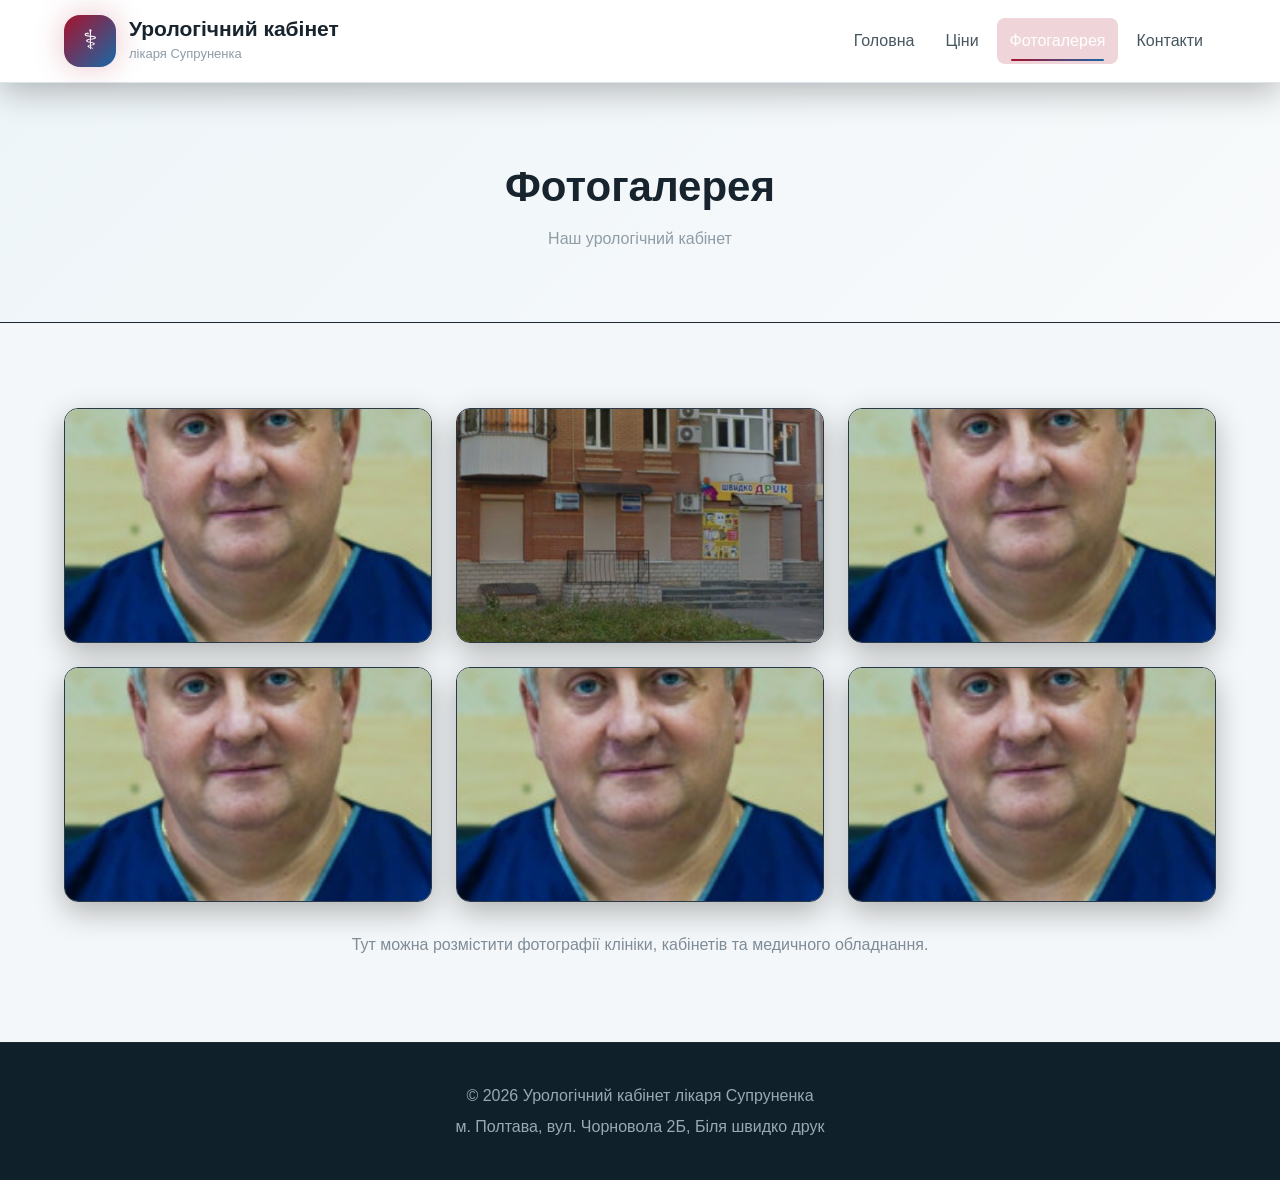
<file: fotogalereya.html>
<!DOCTYPE html>
<html lang="uk">
<head>
    <meta charset="UTF-8">
    <meta name="viewport" content="width=device-width, initial-scale=1.0">
    <title>Фотогалерея — Урологічний кабінет</title>
    <link rel="stylesheet" href="style.css">
</head>
<body>

<header>
    <div class="container header">
        <div class="logo">
            <div class="logo-icon">⚕</div>
            <div>
                <h1>Урологічний кабінет</h1>
                <p>лікаря Супруненка</p>
            </div>
        </div>

        <nav>
            <a href="index.html">Головна</a>
            <a href="ceny.html">Ціни</a>
            <a href="fotogalereya.html" class="active">Фотогалерея</a>
            <a href="kontakty.html">Контакти</a>
        </nav>
    </div>
    <script>
const themeToggle = document.getElementById("themeToggle");
const savedTheme = localStorage.getItem("theme");

if (savedTheme === "dark") {
    document.body.classList.add("dark-mode");
    themeToggle.textContent = "☀️";
}

themeToggle.addEventListener("click", () => {
    document.body.classList.toggle("dark-mode");
    const dark = document.body.classList.contains("dark-mode");
    localStorage.setItem("theme", dark ? "dark" : "light");
    themeToggle.textContent = dark ? "☀️" : "🌙";
});

const cookieBanner = document.getElementById("cookieBanner");
const cookieChoice = localStorage.getItem("cookieChoice");

if (cookieChoice) cookieBanner.classList.add("hidden");

document.getElementById("acceptCookies").addEventListener("click", () => {
    localStorage.setItem("cookieChoice", "accepted");
    cookieBanner.classList.add("hidden");
});

document.getElementById("rejectCookies").addEventListener("click", () => {
    localStorage.setItem("cookieChoice", "rejected");
    cookieBanner.classList.add("hidden");
});
</script>
</header>

<section class="page-header">
    <div class="container">
        <h2>Фотогалерея</h2>
        <p>Наш урологічний кабінет</p>
    </div>
</section>

<section class="gallery">
    <div class="container">
        <div class="gallery-grid">

            <div class="gallery-item">
                <div class="placeholder"><img src="Dosent.jpeg" alt="Фото"></div> 
            </div>

            <div class="gallery-item">
                <div class="placeholder"><img src="Rospologa.jpeg" alt="Фото"></div>
            </div>

            <div class="gallery-item">
                <div class="placeholder"><img src="Dosent.jpeg" alt="Фото"></div>
            </div>

            <div class="gallery-item">
                <div class="placeholder"><img src="Dosent.jpeg" alt="Фото"></div>
            </div>

            <div class="gallery-item">
                <div class="placeholder"><img src="Dosent.jpeg" alt="Фото"></div>
            </div>

            <div class="gallery-item">
                <div class="placeholder"><img src="Dosent.jpeg" alt="Фото"></div>
            </div>

        </div>

        <p class="gallery-note">
            Тут можна розмістити фотографії клініки, кабінетів
            та медичного обладнання.
        </p>
    </div>
</section>

<footer>
    <div class="container">
        <p>© 2026 Урологічний кабінет лікаря Супруненка</p>
        <p>м. Полтава, вул. Чорновола 2Б, Біля швидко друк </p>
    </div>
</footer>

</body>
</html>
</file>
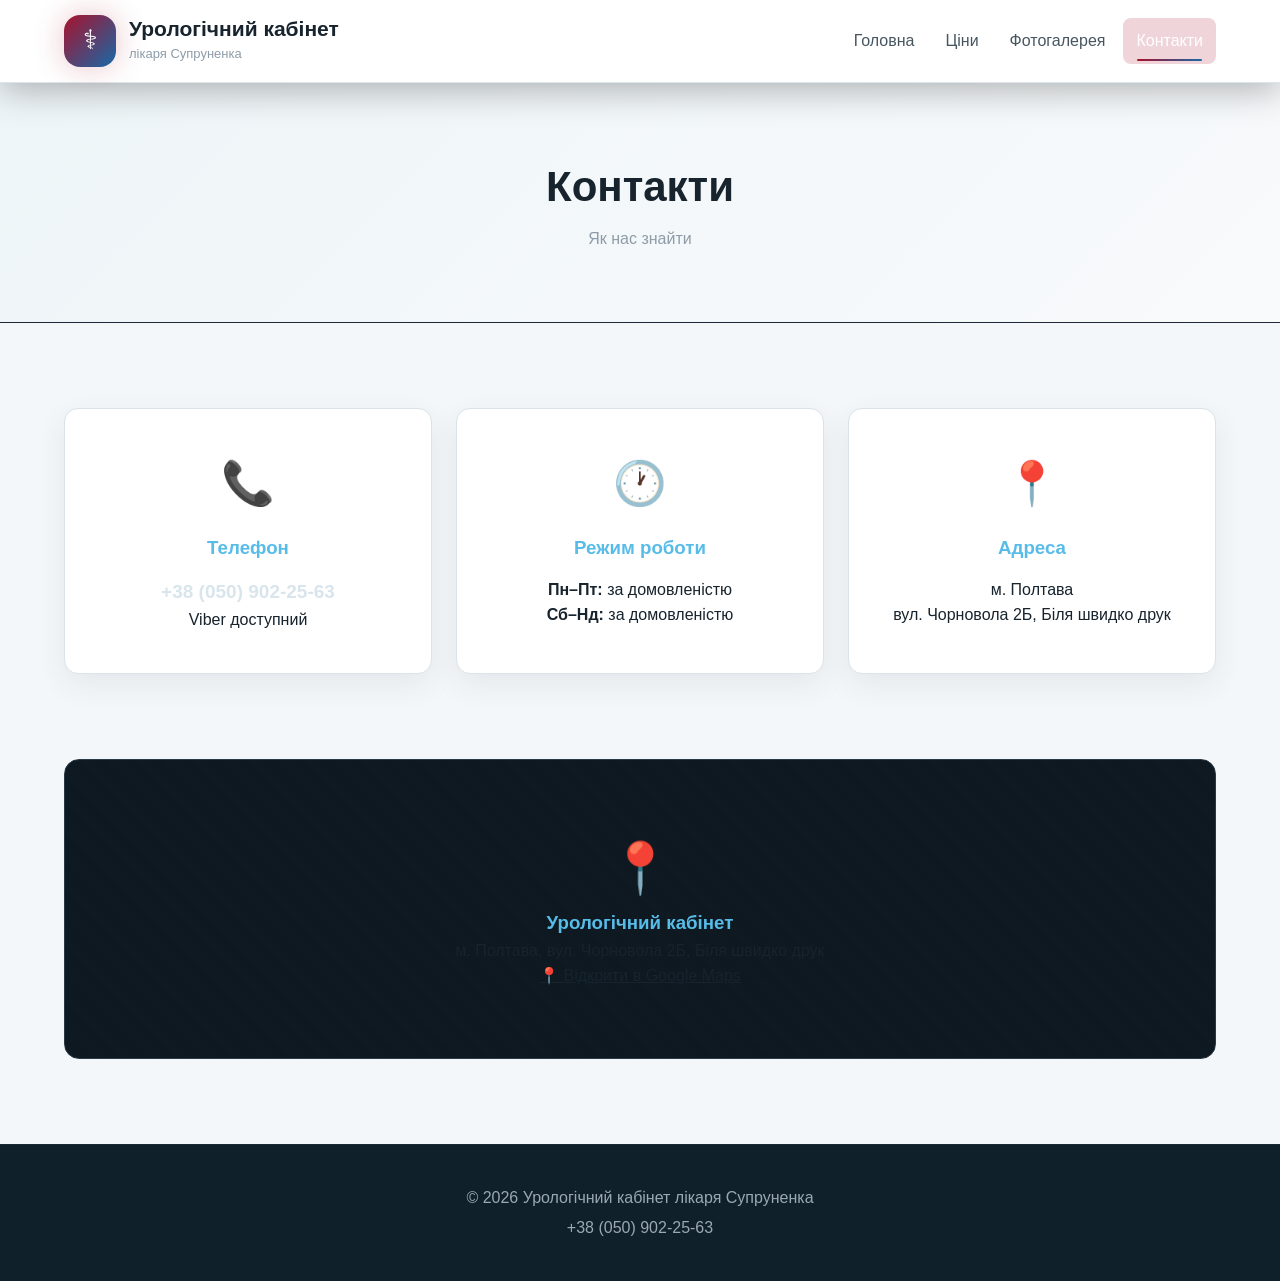
<file: kontakty.html>
<!DOCTYPE html>
<html lang="uk">
<head>
    <meta charset="UTF-8">
    <meta name="viewport" content="width=device-width, initial-scale=1.0">
    <title>Контакти — Урологічний Кабінет</title>
    <link rel="stylesheet" href="style.css">
</head>
<body>

<header>
    <div class="container header">
        <div class="logo">
            <div class="logo-icon">⚕</div>
            <div>
                <h1>Урологічний кабінет</h1>
                <p>лікаря Супруненка</p>
            </div>
        </div>

        <nav>
            <a href="index.html">Головна</a>
            <a href="ceny.html">Ціни</a>
            <a href="fotogalereya.html">Фотогалерея</a>
            <a href="kontakty.html" class="active">Контакти</a>
        </nav>
    </div>
    <script>
const themeToggle = document.getElementById("themeToggle");
const savedTheme = localStorage.getItem("theme");

if (savedTheme === "dark") {
    document.body.classList.add("dark-mode");
    themeToggle.textContent = "☀️";
}

themeToggle.addEventListener("click", () => {
    document.body.classList.toggle("dark-mode");
    const dark = document.body.classList.contains("dark-mode");
    localStorage.setItem("theme", dark ? "dark" : "light");
    themeToggle.textContent = dark ? "☀️" : "🌙";
});

const cookieBanner = document.getElementById("cookieBanner");
const cookieChoice = localStorage.getItem("cookieChoice");

if (cookieChoice) cookieBanner.classList.add("hidden");

document.getElementById("acceptCookies").addEventListener("click", () => {
    localStorage.setItem("cookieChoice", "accepted");
    cookieBanner.classList.add("hidden");
});

document.getElementById("rejectCookies").addEventListener("click", () => {
    localStorage.setItem("cookieChoice", "rejected");
    cookieBanner.classList.add("hidden");
});
</script>
</header>

<section class="page-header">
    <div class="container">
        <h2>Контакти</h2>
        <p>Як нас знайти</p>
    </div>
</section>

<section class="contacts">
    <div class="container contact-grid">

        <div class="contact-card">
            <div class="contact-icon">📞</div>
            <h3>Телефон</h3>
            <a href="tel:+380509022563">
                +38 (050) 902-25-63
            </a>
            <p>Viber доступний</p>
        </div>

        <div class="contact-card">
            <div class="contact-icon">🕐</div>
            <h3>Режим роботи</h3>
            <p><strong>Пн–Пт:</strong> за домовленістю</p>
            <p><strong>Сб–Нд:</strong> за домовленістю</p>
        </div>

        <div class="contact-card">
            <div class="contact-icon">📍</div>
            <h3>Адреса</h3>
            <p>м. Полтава</p>
            <p>вул. Чорновола 2Б, Біля швидко друк</p>
        </div>

    </div>
</section>

<section class="map-section">
    <div class="container">
        <div class="map-placeholder">
            <div>
                <span>📍</span>
                <h3>Урологічний кабінет</h3>
                <p>м. Полтава, вул. Чорновола 2Б, Біля швидко друк</p>

                <a href="https://www.google.com/maps/dir//49.5933881,34.5549171/@49.593322,34.5550802,20.5z?entry=ttu&g_ep=EgoyMDI2MDgxNy4wIKXMDSoASAFQAw%3D%3D"
                   target="_blank"
                   rel="noopener noreferrer"
                   class="map-button">
                    📍 Відкрити в Google Maps
                </a>
            </div>
        </div>
    </div>
</section>

<footer>
    <div class="container">
        <p>© 2026 Урологічний кабінет лікаря Супруненка</p>
        <p>+38 (050) 902-25-63</p>
    </div>
</footer>

</body>
</html>
</file>
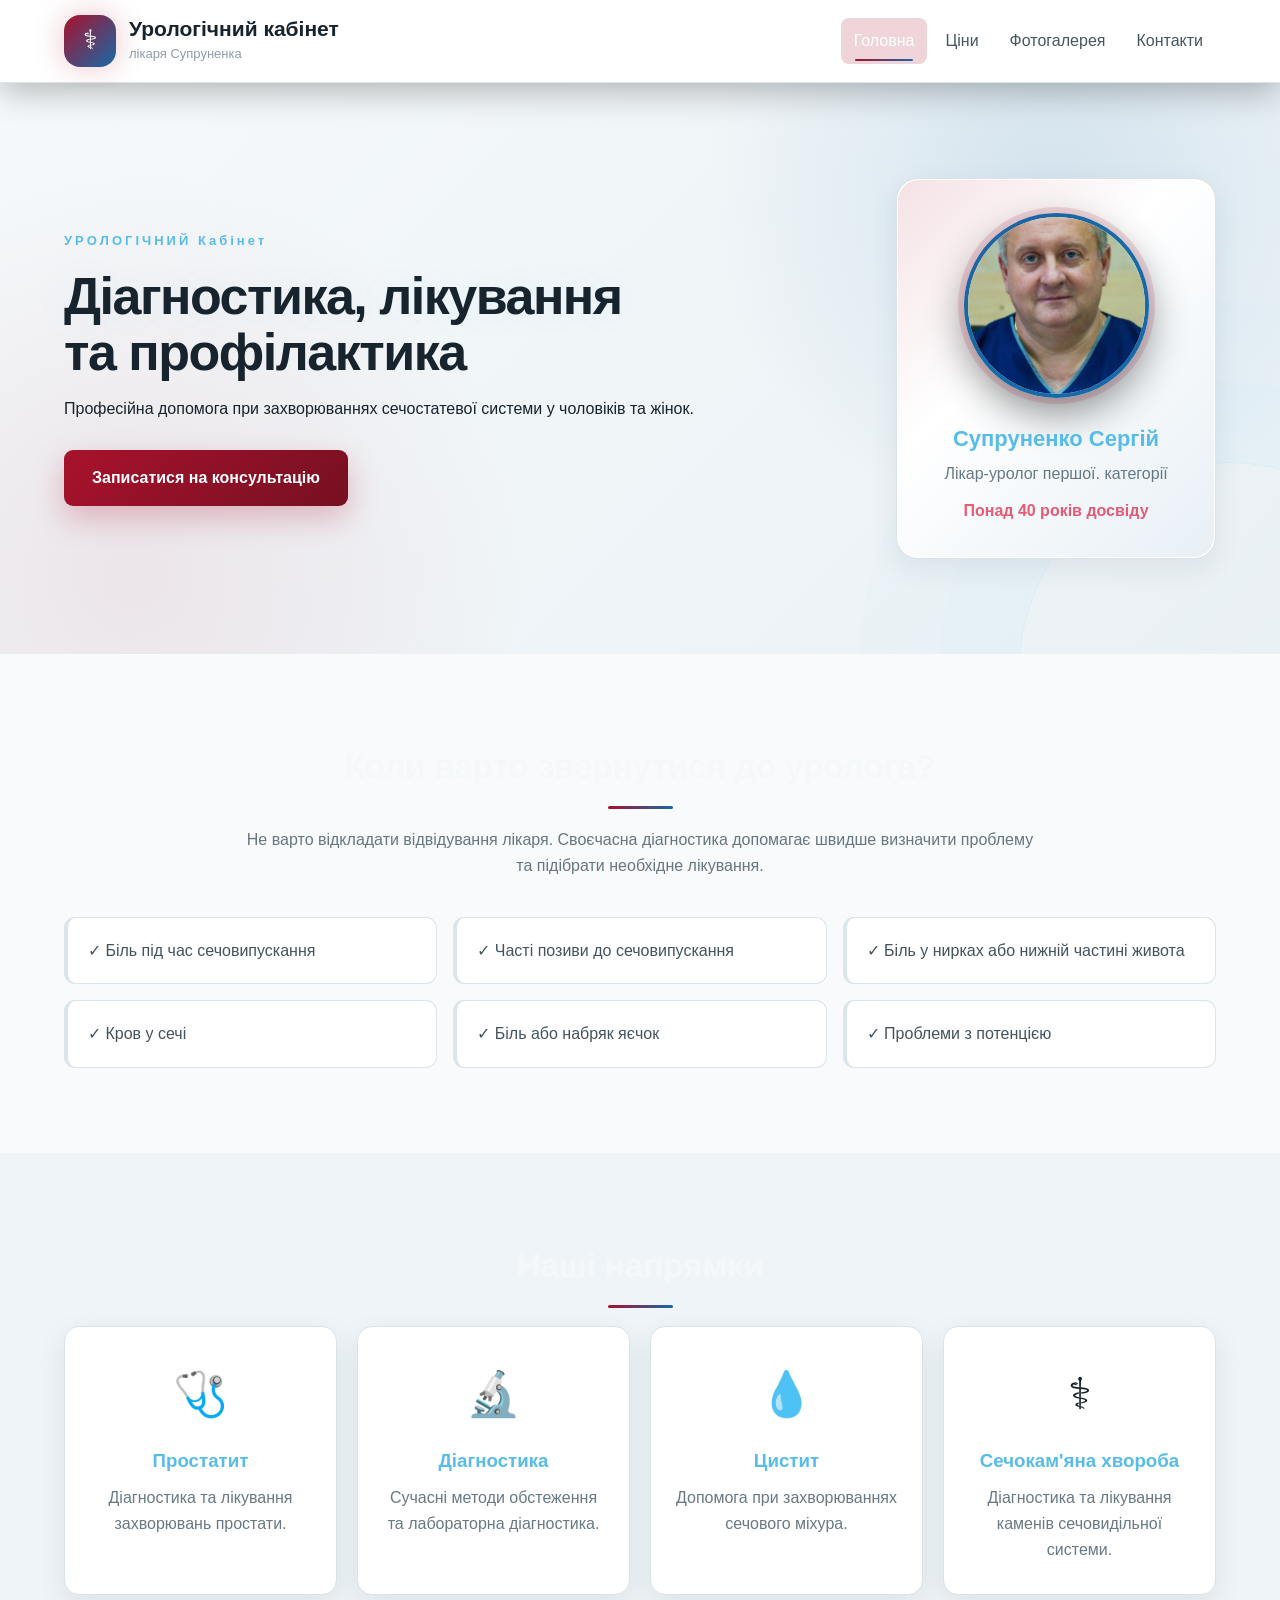
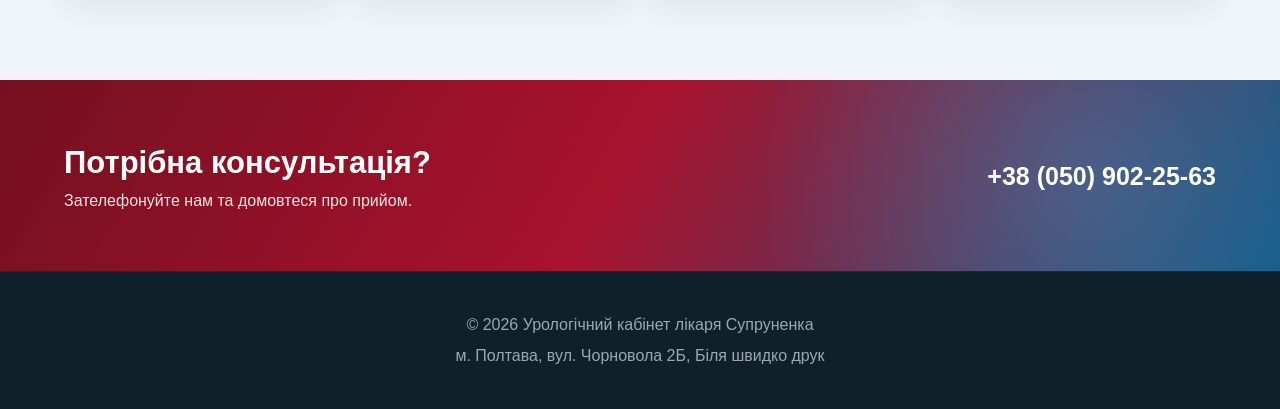
<file: Obsie.html>
<!DOCTYPE html>
<html lang="uk">
<head>
    <meta charset="UTF-8">
    <meta name="viewport" content="width=device-width, initial-scale=1.0">
    <title>Урологічний центр</title>
    <link rel="stylesheet" href="style.css">
</head>
<body>

<header>
    <div class="container header">
        <div class="logo">
            <div class="logo-icon">⚕</div>
            <div>
                <h1>Урологічний кабінет</h1>
                <p>лікаря Супруненка</p>
            </div>
        </div>
        <nav>
            <a href="Obsie.html" class="active">Головна</a>
            <a href="ceny.html">Ціни</a>
            <a href="fotogalereya.html">Фотогалерея</a>
            <a href="kontakty.html">Контакти</a>
        </nav>
    </div>
</header>
<section class="hero">
    <div class="container hero-content">
        <div>
            <p class="small-title">УРOЛОГІЧНИЙ Кабінет</p>
            <h2>Діагностика, лікування<br>та профілактика</h2>
            <p>
                Професійна допомога при захворюваннях
                сечостатевої системи у чоловіків та жінок.
            </p>
            <a href="kontakty.html" class="button">Записатися на консультацію</a>
        </div>

        <div class="doctor-card">
            <div class="doctor-icon">
    <img src="Dosent.jpeg" alt="Фото">
</div>
            <h3>Супруненко Сергій</h3>
            <p>Лікар-уролог першої. категорії</p>
            <span>Понад 40 років досвіду</span>
        </div>
    </div>
</section>

<section class="info">
    <div class="container">
        <h2 class="section-title">Коли варто звернутися до уролога?</h2>

        <p class="center-text">
            Не варто відкладати відвідування лікаря. Своєчасна
            діагностика допомагає швидше визначити проблему
            та підібрати необхідне лікування.
        </p>

        <div class="symptoms">
            <div>✓ Біль під час сечовипускання</div>
            <div>✓ Часті позиви до сечовипускання</div>
            <div>✓ Біль у нирках або нижній частині живота</div>
            <div>✓ Кров у сечі</div>
            <div>✓ Біль або набряк яєчок</div>
            <div>✓ Проблеми з потенцією</div>
        </div>
    </div>
</section>

<section class="services">
    <div class="container">
        <h2 class="section-title">Наші напрямки</h2>

        <div class="cards">
            <div class="card">
                <div class="card-icon">🩺</div>
                <h3>Простатит</h3>
                <p>Діагностика та лікування захворювань простати.</p>
            </div>

            <div class="card">
                <div class="card-icon">🔬</div>
                <h3>Діагностика</h3>
                <p>Сучасні методи обстеження та лабораторна діагностика.</p>
            </div>

            <div class="card">
                <div class="card-icon">💧</div>
                <h3>Цистит</h3>
                <p>Допомога при захворюваннях сечового міхура.</p>
            </div>

            <div class="card">
                <div class="card-icon">⚕</div>
                <h3>Сечокам'яна хвороба</h3>
                <p>Діагностика та лікування каменів сечовидільної системи.</p>
            </div>
        </div>
    </div>
</section>

<section class="appointment">
    <div class="container appointment-box">
        <div>
            <h2>Потрібна консультація?</h2>
            <p>Зателефонуйте нам та домовтеся про прийом.</p>
        </div>

        <a href="tel:+380509022563" class="phone">
            +38 (050) 902-25-63
        </a>
    </div>
</section>

<footer>
    <div class="container">
        <p>© 2026 Урологічний кабінет лікаря Супруненка</p>
        <p>м. Полтава, вул. Чорновола 2Б, Біля швидко друк</p>
    </div>
</footer>

</body>
</html>
</file>
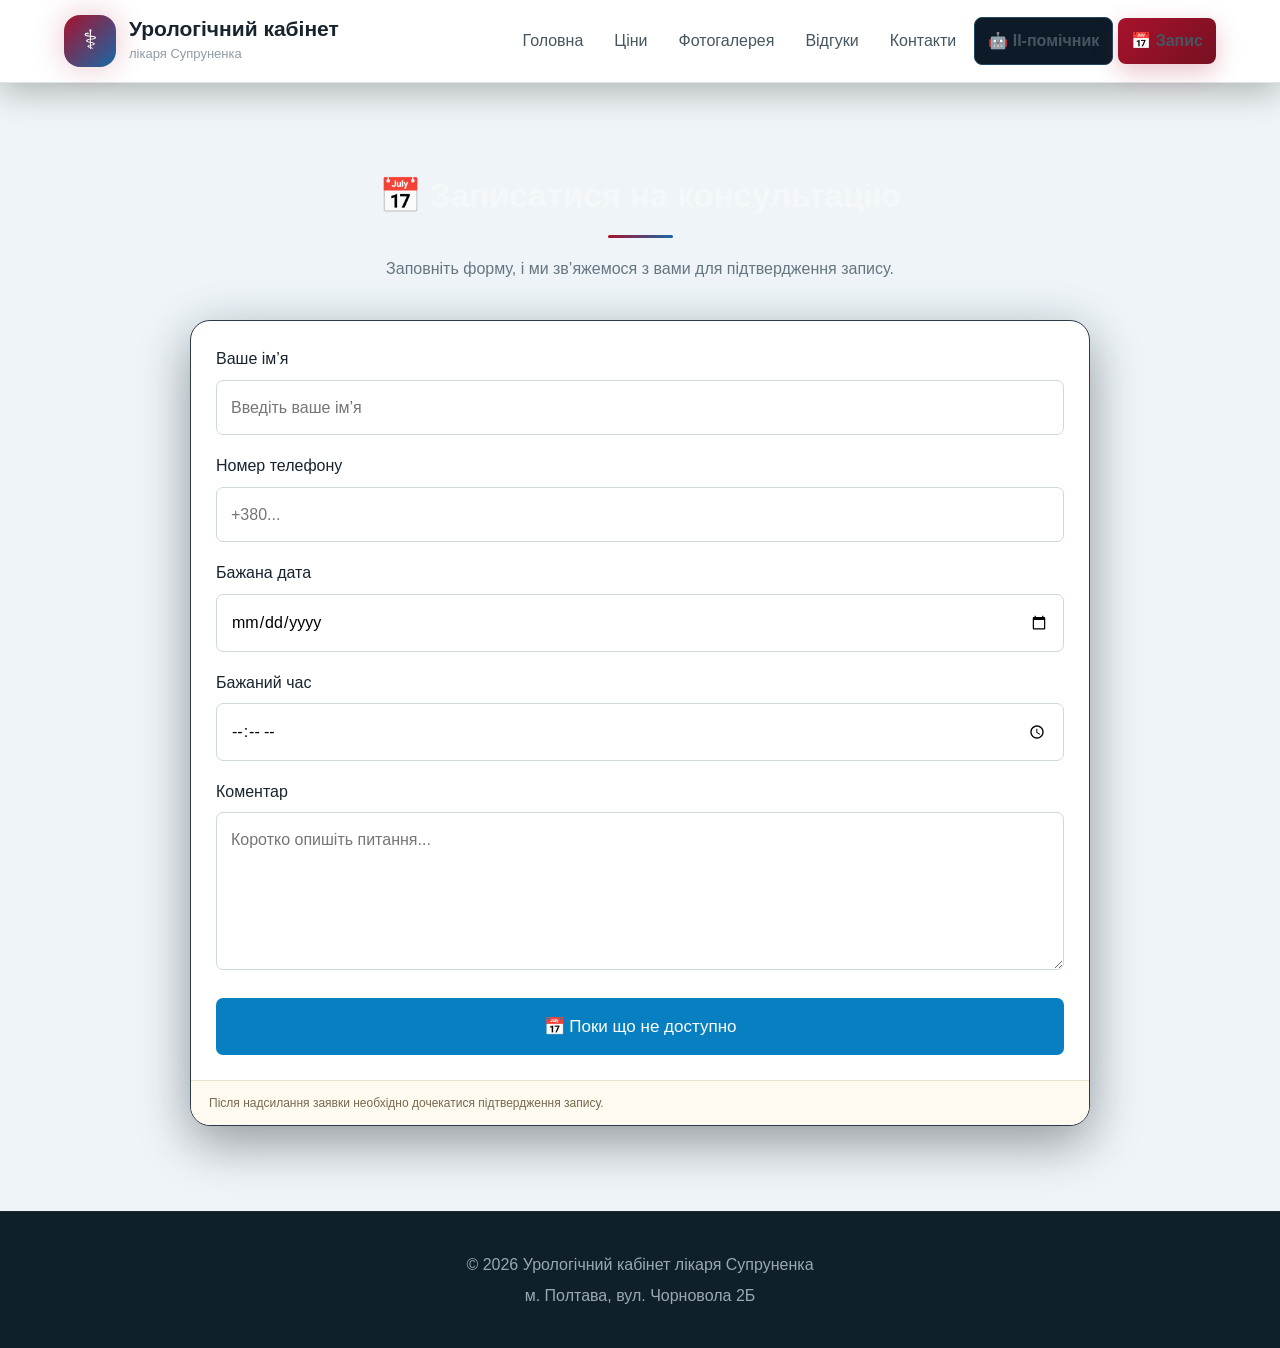
<file: zapis.html>
<!DOCTYPE html>
<html lang="uk">
<head>

    <meta charset="UTF-8">

    <meta name="viewport"
          content="width=device-width, initial-scale=1.0">

    <title>Записатися — Урологічний кабінет</title>

    <link rel="stylesheet" href="style.css">

</head>

<body>


<header>

    <div class="container header">

        <div class="logo">

            <div class="logo-icon">⚕</div>

            <div>

                <h1>Урологічний кабінет</h1>

                <p>лікаря Супруненка</p>

            </div>

        </div>


        <nav>

            <a href="index.html">Головна</a>

            <a href="ceny.html">Ціни</a>

            <a href="fotogalereya.html">Фотогалерея</a>

            <a href="vidguky.html">Відгуки</a>

            <a href="kontakty.html">Контакти</a>

            <a href="ai.html" class="ai-button">
                🤖 ІІ-помічник
            </a>

            <a href="zapis.html" class="appointment-button">
                📅 Запис
            </a>

        </nav>

    </div>
<script>
const themeToggle = document.getElementById("themeToggle");
const savedTheme = localStorage.getItem("theme");

if (savedTheme === "dark") {
    document.body.classList.add("dark-mode");
    themeToggle.textContent = "☀️";
}

themeToggle.addEventListener("click", () => {
    document.body.classList.toggle("dark-mode");
    const dark = document.body.classList.contains("dark-mode");
    localStorage.setItem("theme", dark ? "dark" : "light");
    themeToggle.textContent = dark ? "☀️" : "🌙";
});

const cookieBanner = document.getElementById("cookieBanner");
const cookieChoice = localStorage.getItem("cookieChoice");

if (cookieChoice) cookieBanner.classList.add("hidden");

document.getElementById("acceptCookies").addEventListener("click", () => {
    localStorage.setItem("cookieChoice", "accepted");
    cookieBanner.classList.add("hidden");
});

document.getElementById("rejectCookies").addEventListener("click", () => {
    localStorage.setItem("cookieChoice", "rejected");
    cookieBanner.classList.add("hidden");
});
</script>
</header>


<section class="ai-section">

    <div class="container">

        <h2 class="section-title">
            📅 Записатися на консультацію
        </h2>

        <p class="center-text">
            Заповніть форму, і ми зв’яжемося з вами
            для підтвердження запису.
        </p>


        <div class="ai-chat">

            <form
                action="mailto:exsam@gmail.com"
                method="post"
                enctype="text/plain"
            >

                <div style="padding: 25px;">

                    <label>
                        Ваше ім’я
                    </label>

                    <input
                        type="text"
                        name="Ім’я"
                        required
                        placeholder="Введіть ваше ім’я"
                        style="width:100%; padding:14px; margin:8px 0 18px; border:1px solid #ccdadd; border-radius:7px;"
                    >


                    <label>
                        Номер телефону
                    </label>

                    <input
                        type="tel"
                        name="Телефон"
                        required
                        placeholder="+380..."
                        style="width:100%; padding:14px; margin:8px 0 18px; border:1px solid #ccdadd; border-radius:7px;"
                    >


                    <label>
                        Бажана дата
                    </label>

                    <input
                        type="date"
                        name="Дата"
                        style="width:100%; padding:14px; margin:8px 0 18px; border:1px solid #ccdadd; border-radius:7px;"
                    >


                    <label>
                        Бажаний час
                    </label>

                    <input
                        type="time"
                        name="Час"
                        style="width:100%; padding:14px; margin:8px 0 18px; border:1px solid #ccdadd; border-radius:7px;"
                    >


                    <label>
                        Коментар
                    </label>

                    <textarea
                        name="Коментар"
                        rows="5"
                        placeholder="Коротко опишіть питання..."
                        style="width:100%; padding:14px; margin:8px 0 20px; border:1px solid #ccdadd; border-radius:7px; resize:vertical;"
                    ></textarea>


                    <button
                        type="submit"
                        style="width:100%; padding:15px; border:none; border-radius:7px; background:#087fc1; color:white; font-size:17px; cursor:pointer;"
                    >
                        📅 Поки що не доступно
                    </button>

                </div>

            </form>


            <div class="ai-disclaimer">

                Після надсилання заявки необхідно дочекатися
                підтвердження запису.

            </div>

        </div>

    </div>

</section>


<footer>

    <div class="container">

        <p>
            © 2026 Урологічний кабінет лікаря Супруненка
        </p>

        <p>
            м. Полтава, вул. Чорновола 2Б
        </p>

    </div>

</footer>


</body>
</html>
</file>
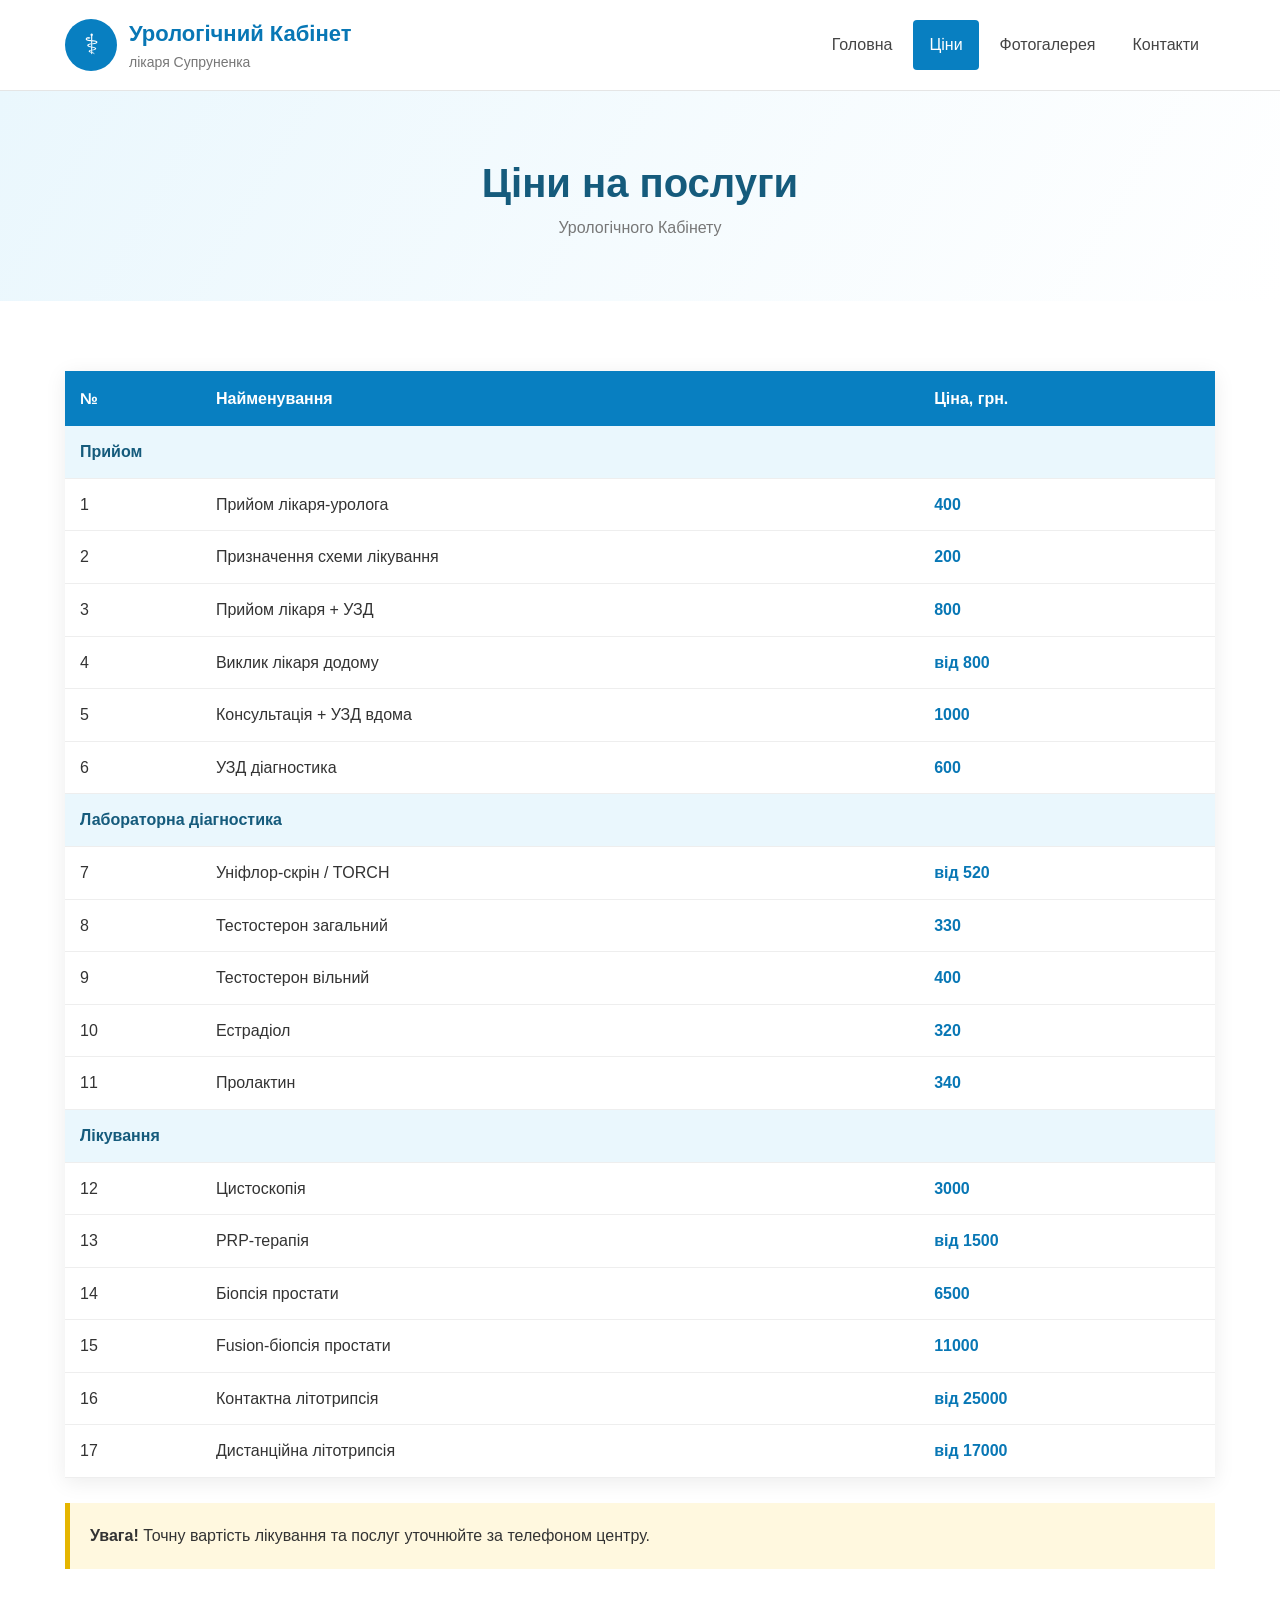
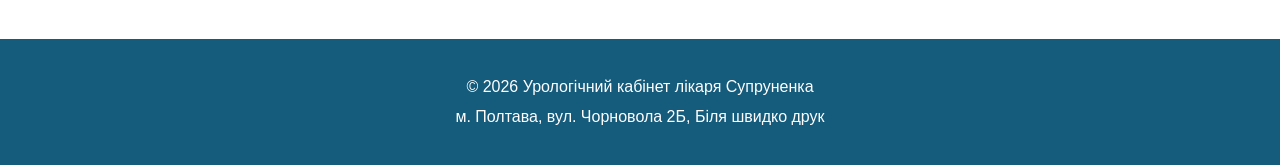
<file: .vscode/ceny.html>
<!DOCTYPE html>
<html lang="uk">
<head>
    <meta charset="UTF-8">
    <meta name="viewport" content="width=device-width, initial-scale=1.0">
    <title>Ціни — Урологічний Кабінет</title>
    <link rel="stylesheet" href="style.css">
</head>
<body>

<header>
    <div class="container header">
        <div class="logo">
            <div class="logo-icon">⚕</div>
            <div>
                <h1>Урологічний Кабінет</h1>
                <p>лікаря Супруненка</p>
            </div>
        </div>

        <nav>
            <a href="index.html">Головна</a>
            <a href="ceny.html" class="active">Ціни</a>
            <a href="fotogalereya.html">Фотогалерея</a>
            <a href="kontakty.html">Контакти</a>
        </nav>
    </div>
</header>

<section class="page-header">
    <div class="container">
        <h2>Ціни на послуги</h2>
        <p>Урологічного Кабінету</p>
    </div>
</section>

<section class="prices">
    <div class="container">

        <table>
            <thead>
                <tr>
                    <th>№</th>
                    <th>Найменування</th>
                    <th>Ціна, грн.</th>
                </tr>
            </thead>

            <tbody>
                <tr class="category">
                    <td colspan="3">Прийом</td>
                </tr>

                <tr>
                    <td>1</td>
                    <td>Прийом лікаря-уролога</td>
                    <td>400</td>
                </tr>

                <tr>
                    <td>2</td>
                    <td>Призначення схеми лікування</td>
                    <td>200</td>
                </tr>

                <tr>
                    <td>3</td>
                    <td>Прийом лікаря + УЗД</td>
                    <td>800</td>
                </tr>

                <tr>
                    <td>4</td>
                    <td>Виклик лікаря додому</td>
                    <td>від 800</td>
                </tr>

                <tr>
                    <td>5</td>
                    <td>Консультація + УЗД вдома</td>
                    <td>1000</td>
                </tr>

                <tr>
                    <td>6</td>
                    <td>УЗД діагностика</td>
                    <td>600</td>
                </tr>

                <tr class="category">
                    <td colspan="3">Лабораторна діагностика</td>
                </tr>

                <tr>
                    <td>7</td>
                    <td>Уніфлор-скрін / TORCH</td>
                    <td>від 520</td>
                </tr>

                <tr>
                    <td>8</td>
                    <td>Тестостерон загальний</td>
                    <td>330</td>
                </tr>

                <tr>
                    <td>9</td>
                    <td>Тестостерон вільний</td>
                    <td>400</td>
                </tr>

                <tr>
                    <td>10</td>
                    <td>Естрадіол</td>
                    <td>320</td>
                </tr>

                <tr>
                    <td>11</td>
                    <td>Пролактин</td>
                    <td>340</td>
                </tr>

                <tr class="category">
                    <td colspan="3">Лікування</td>
                </tr>

                <tr>
                    <td>12</td>
                    <td>Цистоскопія</td>
                    <td>3000</td>
                </tr>

                <tr>
                    <td>13</td>
                    <td>PRP-терапія</td>
                    <td>від 1500</td>
                </tr>

                <tr>
                    <td>14</td>
                    <td>Біопсія простати</td>
                    <td>6500</td>
                </tr>

                <tr>
                    <td>15</td>
                    <td>Fusion-біопсія простати</td>
                    <td>11000</td>
                </tr>

                <tr>
                    <td>16</td>
                    <td>Контактна літотрипсія</td>
                    <td>від 25000</td>
                </tr>

                <tr>
                    <td>17</td>
                    <td>Дистанційна літотрипсія</td>
                    <td>від 17000</td>
                </tr>
            </tbody>
        </table>

        <div class="notice">
            <strong>Увага!</strong>
            Точну вартість лікування та послуг уточнюйте за телефоном центру.
        </div>

    </div>
</section>

<footer>
    <div class="container">
        <p>© 2026 Урологічний кабінет лікаря Супруненка</p>
        <p>м. Полтава, вул. Чорновола 2Б, Біля швидко друк</p>
    </div>
</footer>

</body>
</html>
</file>
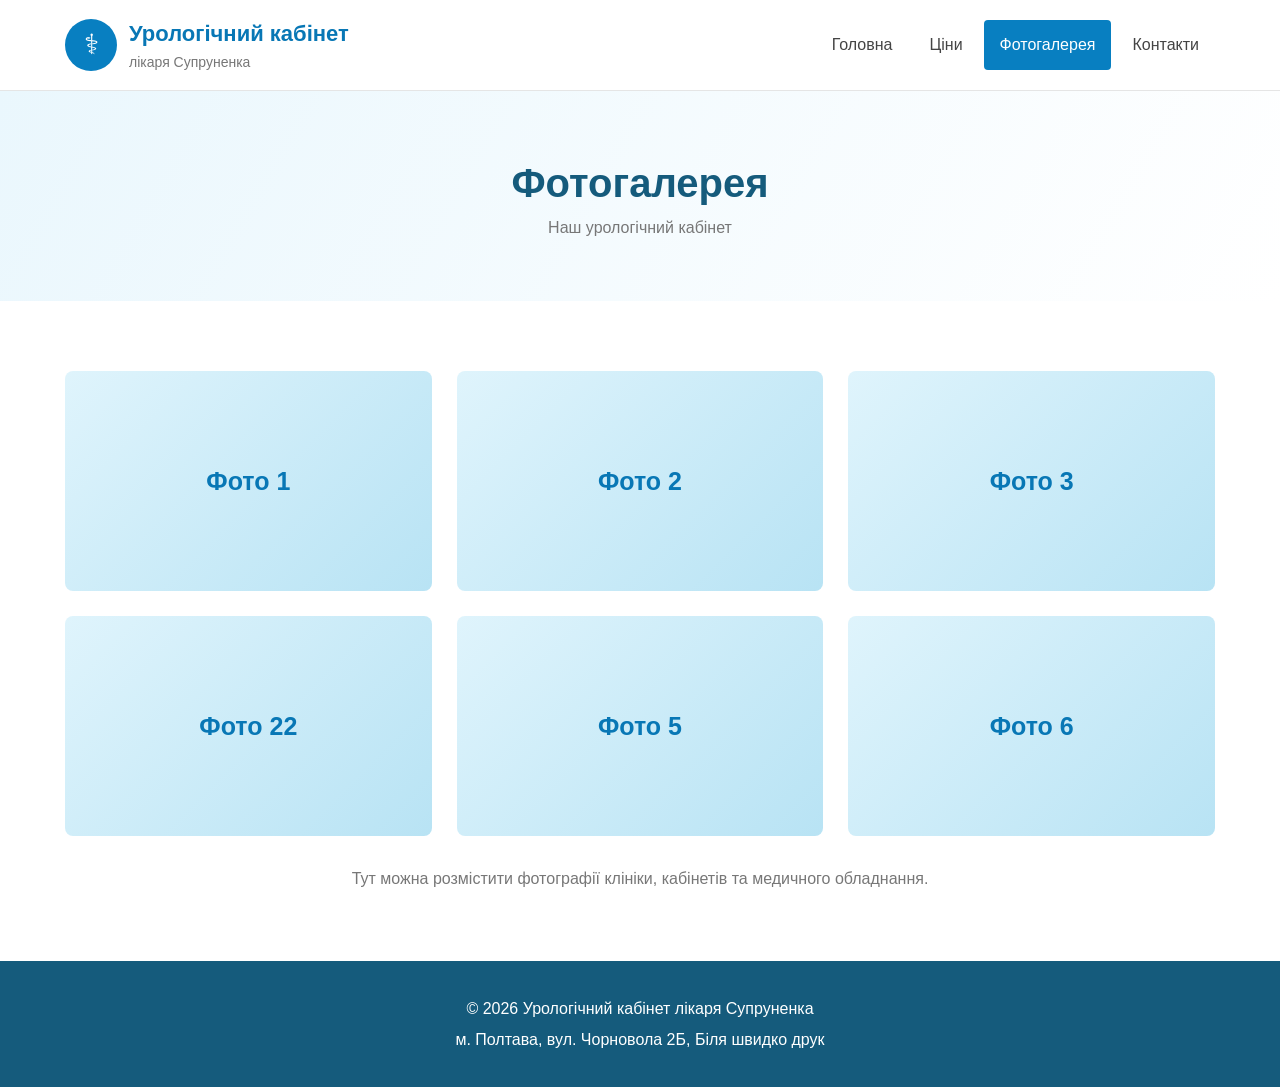
<file: .vscode/fotogalereya.html>
<!DOCTYPE html>
<html lang="uk">
<head>
    <meta charset="UTF-8">
    <meta name="viewport" content="width=device-width, initial-scale=1.0">
    <title>Фотогалерея — Урологічний кабінет</title>
    <link rel="stylesheet" href="style.css">
</head>
<body>

<header>
    <div class="container header">
        <div class="logo">
            <div class="logo-icon">⚕</div>
            <div>
                <h1>Урологічний кабінет</h1>
                <p>лікаря Супруненка</p>
            </div>
        </div>

        <nav>
            <a href="index.html">Головна</a>
            <a href="ceny.html">Ціни</a>
            <a href="fotogalereya.html" class="active">Фотогалерея</a>
            <a href="kontakty.html">Контакти</a>
        </nav>
    </div>
</header>

<section class="page-header">
    <div class="container">
        <h2>Фотогалерея</h2>
        <p>Наш урологічний кабінет</p>
    </div>
</section>

<section class="gallery">
    <div class="container">
        <div class="gallery-grid">

            <div class="gallery-item">
                <div class="placeholder">Фото 1</div>
            </div>

            <div class="gallery-item">
                <div class="placeholder">Фото 2</div>
            </div>

            <div class="gallery-item">
                <div class="placeholder">Фото 3</div>
            </div>

            <div class="gallery-item">
                <div class="placeholder">Фото 22</div>
            </div>

            <div class="gallery-item">
                <div class="placeholder">Фото 5</div>
            </div>

            <div class="gallery-item">
                <div class="placeholder">Фото 6</div>
            </div>

        </div>

        <p class="gallery-note">
            Тут можна розмістити фотографії клініки, кабінетів
            та медичного обладнання.
        </p>
    </div>
</section>

<footer>
    <div class="container">
        <p>© 2026 Урологічний кабінет лікаря Супруненка</p>
        <p>м. Полтава, вул. Чорновола 2Б, Біля швидко друк </p>
    </div>
</footer>

</body>
</html>
</file>
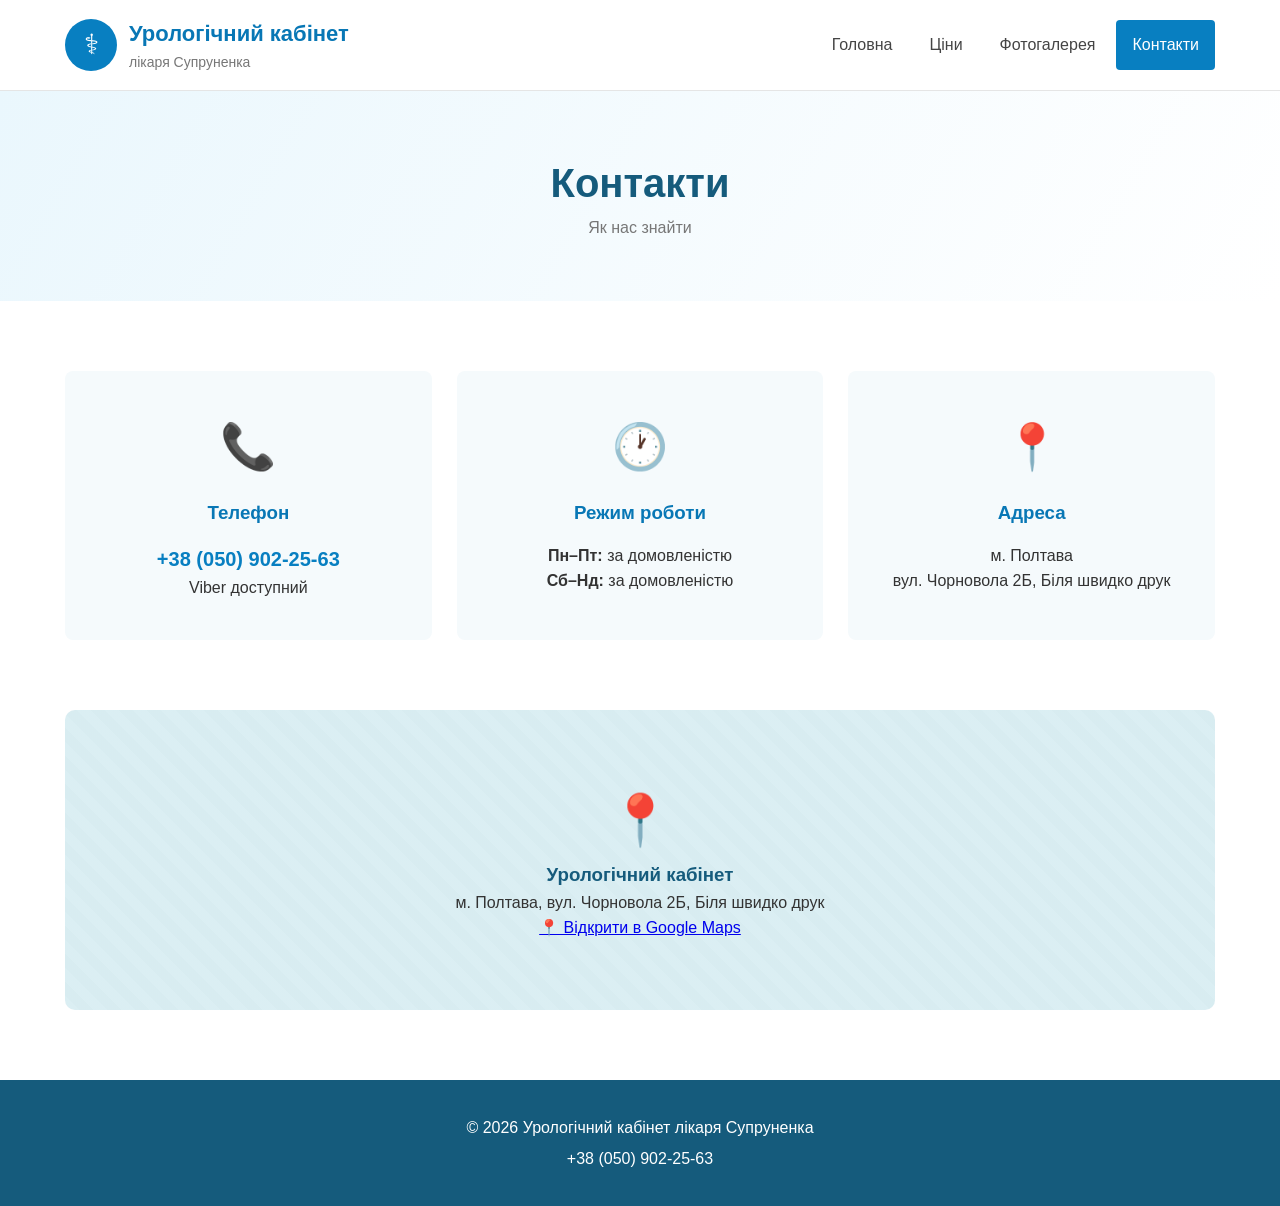
<file: .vscode/kontakty.html>
<!DOCTYPE html>
<html lang="uk">
<head>
    <meta charset="UTF-8">
    <meta name="viewport" content="width=device-width, initial-scale=1.0">
    <title>Контакти — Урологічний Кабінет</title>
    <link rel="stylesheet" href="style.css">
</head>
<body>

<header>
    <div class="container header">
        <div class="logo">
            <div class="logo-icon">⚕</div>
            <div>
                <h1>Урологічний кабінет</h1>
                <p>лікаря Супруненка</p>
            </div>
        </div>

        <nav>
            <a href="index.html">Головна</a>
            <a href="ceny.html">Ціни</a>
            <a href="fotogalereya.html">Фотогалерея</a>
            <a href="kontakty.html" class="active">Контакти</a>
        </nav>
    </div>
</header>

<section class="page-header">
    <div class="container">
        <h2>Контакти</h2>
        <p>Як нас знайти</p>
    </div>
</section>

<section class="contacts">
    <div class="container contact-grid">

        <div class="contact-card">
            <div class="contact-icon">📞</div>
            <h3>Телефон</h3>
            <a href="tel:+380509022563">
                +38 (050) 902-25-63
            </a>
            <p>Viber доступний</p>
        </div>

        <div class="contact-card">
            <div class="contact-icon">🕐</div>
            <h3>Режим роботи</h3>
            <p><strong>Пн–Пт:</strong> за домовленістю</p>
            <p><strong>Сб–Нд:</strong> за домовленістю</p>
        </div>

        <div class="contact-card">
            <div class="contact-icon">📍</div>
            <h3>Адреса</h3>
            <p>м. Полтава</p>
            <p>вул. Чорновола 2Б, Біля швидко друк</p>
        </div>

    </div>
</section>

<section class="map-section">
    <div class="container">
        <div class="map-placeholder">
            <div>
                <span>📍</span>
                <h3>Урологічний кабінет</h3>
                <p>м. Полтава, вул. Чорновола 2Б, Біля швидко друк</p>

                <a href="https://www.google.com/maps/dir//49.5933881,34.5549171/@49.593322,34.5550802,20.5z?entry=ttu&g_ep=EgoyMDI2MDgxNy4wIKXMDSoASAFQAw%3D%3D"
                   target="_blank"
                   rel="noopener noreferrer"
                   class="map-button">
                    📍 Відкрити в Google Maps
                </a>
            </div>
        </div>
    </div>
</section>

<footer>
    <div class="container">
        <p>© 2026 Урологічний кабінет лікаря Супруненка</p>
        <p>+38 (050) 902-25-63</p>
    </div>
</footer>

</body>
</html>
</file>
<file: style.css>
/* =========================================================
   UROLOG SUPRUNENKO — PREMIUM DARK MEDICAL DESIGN
   Бордовий + медичний синій + графіт
========================================================= */

:root{
    --bg:#080b10;
    --bg-2:#0d1219;
    --surface:#111821;
    --surface-2:#151e28;
    --surface-3:#1a2631;
    --line:#263543;
    --text:#eef4f8;
    --muted:#9aa9b5;

    --blue:#1769a8;
    --blue-light:#58bce9;

    --red:#a8122c;
    --red-light:#d32645;

    --shadow:0 18px 50px rgba(0,0,0,.35);
}

*{
    margin:0;
    padding:0;
    box-sizing:border-box;
}

html{
    scroll-behavior:smooth;
}

body{
    font-family:Arial,Helvetica,sans-serif;
    color:var(--text);
    background:var(--bg);
    line-height:1.6;
    transition:.3s;
}

a{
    color:inherit;
}

button,
input,
select,
textarea{
    font:inherit;
}

.container{
    width:90%;
    max-width:1180px;
    margin:auto;
}


/* =========================================================
   HEADER
========================================================= */

header{
    position:sticky;
    top:0;
    z-index:5000;
    background:rgba(8,11,16,.92);
    backdrop-filter:blur(16px);
    border-bottom:1px solid rgba(88,188,233,.12);
    box-shadow:0 8px 35px rgba(0,0,0,.28);
}

.header{
    min-height:82px;
    display:flex;
    align-items:center;
    justify-content:space-between;
    gap:25px;
}

.logo{
    display:flex;
    align-items:center;
    gap:13px;
    text-decoration:none;
}

.logo-icon{
    width:52px;
    height:52px;
    border-radius:16px;
    display:flex;
    align-items:center;
    justify-content:center;

    background:linear-gradient(
        135deg,
        var(--red),
        var(--blue)
    );

    color:white;
    font-size:27px;

    box-shadow:
        0 0 30px rgba(168,18,44,.25);
}

.logo h1{
    color:#fff;
    font-size:21px;
    line-height:1.15;
}

.logo p{
    color:#8e9ca8;
    font-size:13px;
    margin-top:3px;
}

nav{
    display:flex;
    align-items:center;
    justify-content:flex-end;
    gap:5px;
    flex-wrap:wrap;
}

nav a{
    position:relative;
    text-decoration:none;
    color:#cbd5dc;
    padding:10px 13px;
    border-radius:8px;
    transition:.25s;
    white-space:nowrap;
}

nav a:hover,
nav a.active{
    color:white;
    background:rgba(168,18,44,.18);
}

nav a.active::after{
    content:"";
    position:absolute;
    left:14px;
    right:14px;
    bottom:3px;
    height:2px;
    border-radius:5px;
    background:linear-gradient(
        90deg,
        var(--red),
        var(--blue)
    );
}

nav a.ai-button{
    color:var(--blue-light);
    background:#0d1b28;
    border:1px solid #214761;
    font-weight:700;
}

nav a.ai-button:hover{
    background:var(--blue);
    border-color:var(--blue);
    color:white;
}

nav a.appointment-button{
    color:white;
    background:linear-gradient(
        135deg,
        var(--red),
        #761022
    );
    font-weight:700;

    box-shadow:
        0 8px 24px rgba(168,18,44,.25);
}

nav a.appointment-button:hover{
    transform:translateY(-2px);

    box-shadow:
        0 12px 30px rgba(168,18,44,.38);
}

.theme-toggle{
    width:42px;
    height:42px;

    border:1px solid #29475c;
    border-radius:50%;

    background:#101d28;
    color:var(--blue-light);

    cursor:pointer;

    display:inline-flex;
    align-items:center;
    justify-content:center;

    transition:.25s;
}

.theme-toggle:hover{
    background:var(--blue);
    color:white;

    transform:
        rotate(12deg)
        scale(1.05);
}


/* =========================================================
   HERO
========================================================= */

.hero{
    position:relative;
    overflow:hidden;
    padding:95px 0;

    background:
        radial-gradient(
            circle at 82% 18%,
            rgba(23,105,168,.25),
            transparent 30%
        ),
        radial-gradient(
            circle at 10% 85%,
            rgba(168,18,44,.20),
            transparent 32%
        ),
        linear-gradient(
            135deg,
            #10161e,
            #080b10 70%
        );
}

.hero::before{
    content:"";
    position:absolute;

    width:420px;
    height:420px;

    right:-160px;
    bottom:-230px;

    border:1px solid rgba(88,188,233,.12);
    border-radius:50%;

    box-shadow:
        0 0 0 80px rgba(88,188,233,.025),
        0 0 0 160px rgba(88,188,233,.018);
}

.hero-content{
    position:relative;

    display:flex;
    align-items:center;
    justify-content:space-between;

    gap:70px;
}

.hero-text{
    max-width:680px;
}

.small-title{
    color:var(--blue-light);
    font-size:13px;
    font-weight:800;
    letter-spacing:3px;
}

.hero h2{
    margin:16px 0;

    color:white;

    font-size:52px;
    line-height:1.08;

    letter-spacing:-1.5px;
}

.hero h2::first-line{
    text-shadow:
        0 0 35px rgba(88,188,233,.08);
}

.hero-content > .hero-text > p:not(.small-title){
    color:#aab7c1;
    font-size:18px;
    max-width:620px;
}

.button{
    display:inline-flex;
    align-items:center;
    justify-content:center;

    margin-top:28px;
    padding:15px 28px;

    border-radius:9px;

    background:
        linear-gradient(
            135deg,
            var(--red),
            #761022
        );

    color:white;
    text-decoration:none;
    font-weight:800;

    box-shadow:
        0 12px 30px rgba(168,18,44,.25);

    transition:.25s;
}

.button:hover{
    transform:translateY(-3px);

    box-shadow:
        0 17px 38px rgba(168,18,44,.38);
}


/* =========================================================
   DOCTOR CARD
========================================================= */

.doctor-card{
    position:relative;

    min-width:320px;

    padding:34px 38px;

    text-align:center;

    background:
        linear-gradient(
            145deg,
            #151e28,
            #0e141c
        );

    border:1px solid #2a3b49;
    border-radius:22px;

    box-shadow:
        var(--shadow),
        0 0 50px rgba(23,105,168,.08);

    transition:.3s;
}

.doctor-card::before{
    content:"";

    position:absolute;
    inset:1px;

    border-radius:21px;

    pointer-events:none;

    background:
        linear-gradient(
            135deg,
            rgba(168,18,44,.12),
            transparent 40%,
            rgba(23,105,168,.1)
        );
}

.doctor-card:hover{
    transform:translateY(-7px);
    border-color:#3d6178;
}

.doctor-icon img{
    width:185px;
    height:185px;

    object-fit:cover;

    border-radius:50%;

    border:4px solid var(--blue);

    box-shadow:
        0 0 0 6px rgba(168,18,44,.14),
        0 15px 40px rgba(0,0,0,.45);
}

.doctor-card h3{
    position:relative;

    color:var(--blue-light);

    margin:15px 0 5px;

    font-size:22px;
}

.doctor-card p{
    color:#aab7c1;
}

.doctor-card span{
    display:inline-block;

    margin-top:12px;

    color:#f05a73;

    font-weight:700;
}


/* =========================================================
   SECTIONS
========================================================= */

.info,
.services,
.gallery,
.contacts,
.prices{
    padding:85px 0;
}

.info,
.how-it-works{
    background:#080b10;
}

.services,
.reviews,
.ai-section{
    background:#0e141c;
}

.section-title{
    text-align:center;

    color:#f5f8fa;

    font-size:34px;

    margin-bottom:18px;

    letter-spacing:-.5px;
}

.section-title::after{
    content:"";

    display:block;

    width:65px;
    height:3px;

    margin:13px auto 0;

    border-radius:10px;

    background:
        linear-gradient(
            90deg,
            var(--red),
            var(--blue)
        );
}

.center-text{
    max-width:800px;

    margin:
        0 auto 38px;

    text-align:center;

    color:var(--muted);
}


/* =========================================================
   SYMPTOMS
========================================================= */

.symptoms{
    display:grid;

    grid-template-columns:
        repeat(3,1fr);

    gap:16px;
}

.symptoms div{
    padding:20px;

    color:#dbe3e8;

    background:
        linear-gradient(
            145deg,
            #121a22,
            #0d131a
        );

    border:1px solid #263641;
    border-left:4px solid var(--red);

    border-radius:11px;

    transition:.25s;
}

.symptoms div:hover{
    transform:translateY(-4px);

    border-left-color:
        var(--blue-light);

    box-shadow:
        0 12px 30px rgba(0,0,0,.28);
}


/* =========================================================
   SERVICE CARDS
========================================================= */

.cards{
    display:grid;

    grid-template-columns:
        repeat(4,1fr);

    gap:20px;
}

.card{
    position:relative;
    overflow:hidden;

    padding:32px 22px;

    text-align:center;

    background:
        linear-gradient(
            145deg,
            #151e27,
            #10161e
        );

    border:1px solid #293946;

    border-radius:15px;

    box-shadow:
        0 8px 25px rgba(0,0,0,.22);

    transition:.3s;
}

.card::before{
    content:"";

    position:absolute;

    left:0;
    top:0;

    width:100%;
    height:3px;

    background:
        linear-gradient(
            90deg,
            var(--red),
            var(--blue)
        );

    transform:scaleX(0);

    transform-origin:left;

    transition:.3s;
}

.card:hover{
    transform:translateY(-8px);

    border-color:#3a5567;

    box-shadow:
        0 18px 40px rgba(0,0,0,.35);
}

.card:hover::before{
    transform:scaleX(1);
}

.card-icon{
    font-size:44px;
    margin-bottom:16px;
}

.card h3{
    color:var(--blue-light);
    margin-bottom:10px;
}

.card p{
    color:#9ba9b4;
}


/* =========================================================
   STEPS
========================================================= */

.how-it-works{
    padding:85px 0;
}

.steps{
    position:relative;

    display:grid;

    grid-template-columns:
        repeat(4,1fr);

    gap:22px;

    margin-top:38px;
}

.step{
    padding:30px 20px;

    text-align:center;

    background:#111820;

    border:1px solid #293945;

    border-radius:15px;

    transition:.3s;
}

.step:hover{
    transform:translateY(-6px);

    border-color:var(--red);
}

.step-number{
    width:55px;
    height:55px;

    margin:0 auto 17px;

    border-radius:50%;

    background:
        linear-gradient(
            135deg,
            var(--red),
            var(--blue)
        );

    color:white;

    display:flex;
    align-items:center;
    justify-content:center;

    font-size:21px;
    font-weight:800;

    box-shadow:
        0 10px 25px rgba(23,105,168,.22);
}

.step h3{
    color:var(--blue-light);
    margin-bottom:10px;
}

.step p{
    color:#95a4af;
}


/* =========================================================
   REVIEWS
========================================================= */

.reviews{
    padding:85px 0;
}

.reviews-grid{
    display:grid;

    grid-template-columns:
        repeat(3,1fr);

    gap:24px;

    margin-top:38px;
}

.review-card{
    padding:30px;

    background:
        linear-gradient(
            145deg,
            #151e27,
            #10161d
        );

    border:1px solid #293945;

    border-radius:15px;

    box-shadow:
        0 8px 25px rgba(0,0,0,.22);

    transition:.3s;
}

.review-card:hover{
    transform:translateY(-7px);

    border-color:#315e7b;

    box-shadow:
        0 16px 35px rgba(0,0,0,.3);
}

.review-stars{
    color:#f0b62a;

    font-size:21px;

    letter-spacing:2px;

    margin-bottom:15px;
}

.review-text{
    color:#b6c2ca;

    font-size:16px;

    line-height:1.75;

    margin-bottom:22px;
}

.review-author{
    border-top:1px solid #2a3944;

    padding-top:15px;
}

.review-author strong{
    display:block;

    color:var(--blue-light);

    font-size:17px;
}

.review-author span{
    color:#7f8d98;

    font-size:13px;
}


/* =========================================================
   APPOINTMENT CTA
========================================================= */

.appointment{
    position:relative;
    overflow:hidden;

    padding:58px 0;

    color:white;

    background:
        radial-gradient(
            circle at 85% 50%,
            rgba(88,188,233,.25),
            transparent 30%
        ),
        linear-gradient(
            120deg,
            #741021,
            var(--red) 48%,
            #125785
        );
}

.appointment-box{
    display:flex;

    align-items:center;

    justify-content:space-between;

    gap:30px;
}

.appointment h2{
    font-size:31px;
}

.appointment p{
    opacity:.88;
}

.appointment-buttons{
    display:flex;

    align-items:center;

    gap:25px;
}

.appointment-buttons .appointment-button{
    display:inline-flex;

    align-items:center;
    justify-content:center;

    padding:15px 25px;

    background:white;

    color:#8d1229;

    text-decoration:none;

    border-radius:9px;

    font-weight:800;

    transition:.25s;
}

.appointment-buttons .appointment-button:hover{
    transform:translateY(-3px);

    background:#edf7fc;
}

.phone{
    color:white;

    text-decoration:none;

    font-size:25px;

    font-weight:800;
}


/* =========================================================
   INNER PAGE HEADER
========================================================= */

.page-header{
    padding:70px 0;

    text-align:center;

    background:
        radial-gradient(
            circle at 50% 0%,
            rgba(23,105,168,.22),
            transparent 45%
        ),
        linear-gradient(
            135deg,
            #111821,
            #080b10
        );

    border-bottom:1px solid #1d2a35;
}

.page-header h2{
    color:white;

    font-size:42px;
}

.page-header p{
    color:#8f9ca7;

    margin-top:6px;
}


/* =========================================================
   PRICES
========================================================= */

table{
    width:100%;

    border-collapse:separate;

    border-spacing:0;

    overflow:hidden;

    background:#111820;

    border:1px solid #293945;

    border-radius:14px;

    box-shadow:var(--shadow);
}

th{
    padding:17px 16px;

    text-align:left;

    color:white;

    background:
        linear-gradient(
            135deg,
            #8e1027,
            #1769a8
        );
}

td{
    padding:15px 16px;

    color:#c8d2d9;

    border-bottom:1px solid #263641;
}

tr:last-child td{
    border-bottom:none;
}

tr:hover td{
    background:#17232d;
}

td:last-child{
    color:var(--blue-light);

    font-weight:800;
}

.category td{
    background:#17232d;

    color:#e65a70;

    font-weight:800;
}

.notice{
    margin-top:25px;

    padding:20px;

    color:#c9c0ae;

    background:#211d16;

    border:1px solid #443b28;

    border-left:5px solid #d29a16;

    border-radius:8px;
}


/* =========================================================
   GALLERY
========================================================= */

.gallery-grid{
    display:grid;

    grid-template-columns:
        repeat(3,1fr);

    gap:24px;
}

.gallery-item{
    height:235px;

    overflow:hidden;

    border-radius:14px;

    border:1px solid #293945;

    box-shadow:
        0 10px 30px rgba(0,0,0,.28);
}

.gallery-item img{
    width:100%;
    height:100%;

    display:block;

    object-fit:cover;

    transition:.5s;
}

.gallery-item:hover img{
    transform:scale(1.07);
}

.placeholder{
    height:100%;

    display:flex;

    align-items:center;
    justify-content:center;

    text-align:center;

    background:
        linear-gradient(
            135deg,
            #172c3b,
            #35151e
        );

    color:var(--blue-light);

    font-size:25px;

    font-weight:800;
}

.gallery-note{
    text-align:center;

    color:#7f8c97;

    margin-top:30px;
}


/* =========================================================
   CONTACTS
========================================================= */

.contact-grid{
    display:grid;

    grid-template-columns:
        repeat(3,1fr);

    gap:24px;
}

.contact-card{
    padding:40px 25px;

    text-align:center;

    background:
        linear-gradient(
            145deg,
            #151e27,
            #10161d
        );

    border:1px solid #293945;

    border-radius:14px;

    transition:.3s;
}

.contact-card:hover{
    transform:translateY(-6px);

    border-color:var(--blue);
}

.contact-icon{
    font-size:43px;

    margin-bottom:15px;
}

.contact-card h3{
    color:var(--blue-light);

    margin-bottom:14px;
}

.contact-card a{
    color:#d9e5ec;

    font-size:19px;

    text-decoration:none;

    font-weight:800;
}

.contact-card a:hover{
    color:var(--blue-light);
}


/* =========================================================
   MAP
========================================================= */

.map-section{
    padding:0 0 85px;
}

.map-placeholder{
    min-height:300px;

    border:1px solid #293945;

    border-radius:15px;

    background:
        linear-gradient(
            rgba(13,22,30,.82),
            rgba(13,22,30,.82)
        ),
        repeating-linear-gradient(
            45deg,
            #182832,
            #182832 10px,
            #14232c 10px,
            #14232c 20px
        );

    display:flex;

    align-items:center;
    justify-content:center;

    text-align:center;
}

.map-placeholder span{
    font-size:50px;
}

.map-placeholder h3{
    color:var(--blue-light);
}


/* =========================================================
   🤖 AI — НОВАЯ ВЕРСИЯ
========================================================= */

.ai-section{
    position:relative;

    padding:85px 0;

    background:
        radial-gradient(
            circle at 50% 0%,
            rgba(23,105,168,.08),
            transparent 45%
        ),
        #0e141c;
}


/* верхний блок */

.ai-intro{
    display:flex;

    align-items:center;
    justify-content:center;

    gap:22px;

    margin-bottom:35px;

    text-align:left;
}

.robot-big{
    width:72px;
    height:72px;

    flex-shrink:0;

    display:flex;

    align-items:center;
    justify-content:center;

    border-radius:22px;

    background:
        linear-gradient(
            135deg,
            var(--red),
            var(--blue)
        );

    font-size:38px;

    box-shadow:
        0 12px 35px rgba(23,105,168,.25),
        0 0 35px rgba(168,18,44,.12);

    animation:robotFloat 4s ease-in-out infinite;
}

@keyframes robotFloat{

    0%,
    100%{
        transform:translateY(0);
    }

    50%{
        transform:translateY(-5px);
    }
}


/* основа чату */

.ai-chat{
    position:relative;

    max-width:900px;

    margin:38px auto 0;

    overflow:hidden;

    background:#111820;

    border:1px solid #2a3a46;

    border-radius:20px;

    box-shadow:
        var(--shadow),
        0 0 60px rgba(23,105,168,.06);
}


/* header бота */

.ai-chat-header{
    display:flex;

    align-items:center;

    gap:15px;

    padding:19px 22px;

    color:white;

    background:
        linear-gradient(
            135deg,
            #7f1024,
            #1769a8
        );
}

.ai-chat-avatar,
.ai-chat-icon{
    width:52px;
    height:52px;

    border-radius:15px;

    background:#0e1821;

    color:var(--blue-light);

    display:flex;

    align-items:center;
    justify-content:center;

    font-size:27px;

    flex-shrink:0;

    border:1px solid rgba(88,188,233,.2);

    box-shadow:
        0 5px 20px rgba(0,0,0,.25);
}

.ai-chat-info{
    flex:1;
}

.ai-chat-header h3{
    margin:0;

    font-size:20px;
}

.ai-chat-header p{
    margin:3px 0 0;

    font-size:13px;

    opacity:.9;
}

.online-dot{
    display:inline-block;

    width:8px;
    height:8px;

    margin-right:5px;

    border-radius:50%;

    background:#52e49a;

    box-shadow:
        0 0 10px rgba(82,228,154,.7);
}


/* очистка */

.clear-button{
    width:42px;
    height:42px;

    border:1px solid rgba(255,255,255,.15);

    border-radius:10px;

    background:rgba(0,0,0,.18);

    color:white;

    cursor:pointer;

    display:flex;

    align-items:center;
    justify-content:center;

    transition:.25s;
}

.clear-button:hover{
    background:rgba(168,18,44,.8);

    transform:
        translateY(-2px)
        scale(1.04);
}


/* быстрые вопросы */

.quick-questions{
    display:flex;

    gap:8px;

    padding:13px 15px;

    overflow-x:auto;

    background:#0d151d;

    border-bottom:1px solid #263641;

    scrollbar-width:thin;
}

.quick-questions::-webkit-scrollbar{
    height:4px;
}

.quick-questions::-webkit-scrollbar-thumb{
    background:#315066;

    border-radius:10px;
}

.quick-questions button{
    flex-shrink:0;

    padding:9px 13px;

    border:1px solid #304554;

    border-radius:20px;

    background:#121d26;

    color:#b9c9d2;

    cursor:pointer;

    font-size:13px;

    transition:.25s;
}

.quick-questions button:hover{
    color:white;

    background:
        linear-gradient(
            135deg,
            rgba(168,18,44,.45),
            rgba(23,105,168,.45)
        );

    border-color:#4b7188;

    transform:translateY(-1px);
}


/* сообщения */

.ai-messages{
    height:460px;

    padding:24px;

    overflow-y:auto;

    background:
        radial-gradient(
            circle at 10% 10%,
            rgba(23,105,168,.06),
            transparent 28%
        ),
        #0a1117;

    scrollbar-width:thin;
    scrollbar-color:#344b5b #0b1117;
}

.ai-messages::-webkit-scrollbar{
    width:7px;
}

.ai-messages::-webkit-scrollbar-thumb{
    background:#344b5b;

    border-radius:20px;
}

.message-row{
    display:flex;

    width:100%;

    margin-bottom:17px;
}

.bot-row{
    justify-content:flex-start;
}

.user-row{
    justify-content:flex-end;
}

.message-avatar{
    width:36px;
    height:36px;

    flex-shrink:0;

    margin-right:9px;

    border-radius:11px;

    display:flex;

    align-items:center;
    justify-content:center;

    background:
        linear-gradient(
            135deg,
            #172d3d,
            #24151d
        );

    border:1px solid #304858;

    font-size:17px;
}


/* общий bubble */

.ai-message{
    max-width:78%;

    padding:13px 16px;

    border-radius:16px;

    font-size:14px;

    line-height:1.6;

    word-break:break-word;

    animation:
        messageAppear .25s ease;
}

@keyframes messageAppear{

    from{
        opacity:0;
        transform:translateY(5px);
    }

    to{
        opacity:1;
        transform:translateY(0);
    }
}


/* бот */

.bot-message{
    color:#d9e3e9;

    background:
        linear-gradient(
            145deg,
            #17212b,
            #121a22
        );

    border:1px solid #2c3d49;

    border-top-left-radius:5px;

    box-shadow:
        0 6px 20px rgba(0,0,0,.18);
}


/* пользователь */

.user-message{
    color:white;

    background:
        linear-gradient(
            135deg,
            #8d1229,
            #641020
        );

    border:1px solid #a51d37;

    border-top-right-radius:5px;

    box-shadow:
        0 7px 20px rgba(111,16,34,.2);
}

.message-name{
    margin-bottom:5px;

    color:var(--blue-light);

    font-size:11px;

    font-weight:800;

    letter-spacing:.2px;
}

.user-message .message-name{
    color:#ffc0ca;
}


/* ссылки внутри ответа */

.bot-link{
    display:inline-flex;

    align-items:center;
    justify-content:center;

    margin-top:5px;

    padding:9px 14px;

    color:white;

    background:
        linear-gradient(
            135deg,
            var(--blue),
            #115582
        );

    border:1px solid #3185bd;

    border-radius:9px;

    font-weight:800;

    text-decoration:none;

    transition:.25s;

    box-shadow:
        0 5px 15px rgba(23,105,168,.2);
}

.bot-link:hover{
    transform:translateY(-2px);

    background:
        linear-gradient(
            135deg,
            #1e7dc2,
            #1769a8
        );

    box-shadow:
        0 8px 20px rgba(23,105,168,.3);
}


/* печатает */

.typing{
    display:none;

    align-items:center;

    gap:5px;

    padding:
        0 24px 12px;

    background:#0a1117;

    color:#7f919d;

    font-size:12px;
}

.typing.show{
    display:flex;
}

.typing span{
    width:6px;
    height:6px;

    border-radius:50%;

    background:var(--blue-light);

    animation:
        typingAnimation 1.2s infinite;
}

.typing span:nth-child(2){
    animation-delay:.15s;
}

.typing span:nth-child(3){
    animation-delay:.3s;
}

.typing label{
    margin-left:5px;
}

@keyframes typingAnimation{

    0%,
    60%,
    100%{
        transform:translateY(0);
        opacity:.4;
    }

    30%{
        transform:translateY(-4px);
        opacity:1;
    }
}


/* поле ввода */

.ai-input-area{
    display:flex;

    gap:10px;

    padding:15px;

    background:#121a22;

    border-top:1px solid #293945;
}

.ai-input-area input{
    flex:1;

    min-width:0;

    padding:14px 16px;

    background:#0b1117;

    color:white;

    border:1px solid #364754;

    border-radius:10px;

    outline:none;

    transition:.25s;
}

.ai-input-area input::placeholder{
    color:#697a86;
}

.ai-input-area input:focus{
    border-color:var(--blue);

    box-shadow:
        0 0 0 3px rgba(23,105,168,.14);

    background:#0d151d;
}

.ai-input-area input:disabled{
    opacity:.55;
}


/* кнопка отправки */

.ai-input-area button{
    min-width:125px;

    padding:0 22px;

    border:0;

    border-radius:10px;

    background:
        linear-gradient(
            135deg,
            var(--red),
            #761022
        );

    color:white;

    cursor:pointer;

    font-weight:800;

    transition:.25s;

    box-shadow:
        0 7px 20px rgba(168,18,44,.2);
}

.ai-input-area button:hover{
    background:
        linear-gradient(
            135deg,
            #c01835,
            #841126
        );

    transform:translateY(-2px);

    box-shadow:
        0 10px 25px rgba(168,18,44,.35);
}

.ai-input-area button:active{
    transform:translateY(0);
}

.ai-input-area button:disabled{
    opacity:.55;

    cursor:not-allowed;

    transform:none;
}


/* предупреждение */

.ai-disclaimer{
    display:flex;

    align-items:flex-start;

    gap:9px;

    padding:13px 18px;

    background:#211d16;

    border-top:1px solid #4b4028;

    color:#aaa08b;

    font-size:12px;

    line-height:1.5;
}

.ai-disclaimer > span{
    font-size:17px;

    flex-shrink:0;
}


/* =========================================================
   AI INFO CARDS
========================================================= */

.info-section{
    padding:75px 0;

    background:#080b10;
}

.info-section h2{
    text-align:center;

    color:#f5f8fa;

    font-size:30px;

    margin-bottom:35px;
}

.info-grid{
    display:grid;

    grid-template-columns:
        repeat(4,1fr);

    gap:18px;
}

.info-card{
    padding:25px 20px;

    text-align:center;

    background:
        linear-gradient(
            145deg,
            #121a22,
            #0d131a
        );

    border:1px solid #293945;

    border-radius:15px;

    transition:.3s;
}

.info-card:hover{
    transform:translateY(-6px);

    border-color:#3b6178;

    box-shadow:
        0 15px 35px rgba(0,0,0,.3);
}

.info-card > div{
    width:55px;
    height:55px;

    margin:0 auto 15px;

    display:flex;

    align-items:center;
    justify-content:center;

    border-radius:15px;

    background:
        linear-gradient(
            135deg,
            rgba(168,18,44,.22),
            rgba(23,105,168,.22)
        );

    font-size:26px;
}

.info-card h3{
    color:var(--blue-light);

    margin-bottom:8px;
}

.info-card p{
    color:#8f9da7;

    font-size:13px;

    line-height:1.55;
}


/* =========================================================
   APPOINTMENT FORM
========================================================= */

.appointment-form{
    max-width:720px;

    margin:38px auto 0;

    padding:35px;

    background:
        linear-gradient(
            145deg,
            #151e27,
            #10161d
        );

    border:1px solid #2a3945;

    border-radius:17px;

    box-shadow:var(--shadow);
}

.appointment-form label{
    display:block;

    margin-bottom:7px;

    color:var(--blue-light);

    font-weight:800;
}

.appointment-form input,
.appointment-form select,
.appointment-form textarea{
    width:100%;

    padding:14px 15px;

    margin-bottom:20px;

    background:#0b1117;

    color:white;

    border:1px solid #354754;

    border-radius:9px;

    outline:none;

    transition:.25s;
}

.appointment-form input:focus,
.appointment-form select:focus,
.appointment-form textarea:focus{
    border-color:var(--blue);

    box-shadow:
        0 0 0 3px rgba(23,105,168,.13);
}

.appointment-form textarea{
    min-height:125px;

    resize:vertical;
}

.appointment-form button{
    width:100%;

    padding:15px;

    border:0;

    border-radius:9px;

    background:
        linear-gradient(
            135deg,
            var(--red),
            #761022
        );

    color:white;

    font-size:17px;

    font-weight:800;

    cursor:pointer;

    transition:.25s;
}

.appointment-form button:hover{
    transform:translateY(-2px);

    box-shadow:
        0 12px 28px rgba(168,18,44,.3);
}


/* =========================================================
   FLOATING BUTTONS
========================================================= */

.floating-buttons{
    position:fixed;

    right:20px;
    bottom:20px;

    display:flex;

    flex-direction:column;

    gap:10px;

    z-index:4000;
}

.floating-button{
    min-width:155px;
    height:49px;

    padding:0 18px;

    display:flex;

    align-items:center;
    justify-content:center;

    gap:8px;

    border-radius:28px;

    background:
        linear-gradient(
            135deg,
            var(--red),
            var(--blue)
        );

    color:white;

    text-decoration:none;

    font-weight:800;

    box-shadow:
        0 9px 28px rgba(0,0,0,.4);

    transition:.25s;
}

.floating-button:hover{
    transform:translateY(-4px);

    box-shadow:
        0 14px 35px rgba(0,0,0,.5);
}


/* =========================================================
   COOKIE
========================================================= */

.cookie-banner{
    position:fixed;

    left:20px;
    right:20px;
    bottom:20px;

    max-width:900px;

    margin:auto;

    padding:18px 22px;

    background:#151e27;

    border:1px solid #34434f;

    border-radius:14px;

    box-shadow:
        0 12px 40px rgba(0,0,0,.5);

    display:flex;

    align-items:center;
    justify-content:space-between;

    gap:25px;

    z-index:9999;
}

.cookie-banner.hidden{
    display:none;
}

.cookie-text{
    flex:1;
}

.cookie-text strong{
    display:block;

    color:var(--blue-light);

    margin-bottom:4px;
}

.cookie-text p{
    color:#aab5be;

    font-size:14px;
}

.cookie-buttons{
    display:flex;

    gap:10px;

    flex-shrink:0;
}

.cookie-buttons button{
    padding:10px 20px;

    border-radius:7px;

    font-weight:800;

    cursor:pointer;

    transition:.25s;
}

.cookie-accept{
    border:0;

    background:var(--red);

    color:white;
}

.cookie-accept:hover{
    background:#c01835;
}

.cookie-reject{
    border:1px solid #3a4b58;

    background:#0d1319;

    color:#cbd4da;
}

.cookie-reject:hover{
    background:#1b2731;
}


/* =========================================================
   FOOTER
========================================================= */

footer{
    padding:35px 0;

    text-align:center;

    color:#9aa8b2;

    background:#070a0e;

    border-top:1px solid #1c2933;
}

footer p{
    margin:5px;
}


/* =========================================================
   LIGHT MODE
========================================================= */

body:not(.dark-mode){
    --bg:#f4f7f9;
    --bg-2:#edf2f5;
    --surface:#ffffff;
    --surface-2:#f8fafb;
    --surface-3:#eef4f7;
    --line:#d8e2e8;
    --text:#17232d;
    --muted:#667680;
}

body:not(.dark-mode) header{
    background:rgba(255,255,255,.94);

    border-bottom-color:#dce5ea;
}

body:not(.dark-mode) nav a{
    color:#465660;
}

body:not(.dark-mode) nav a:hover,
body:not(.dark-mode) nav a.active{
    color:#fff;
}

body:not(.dark-mode) .logo h1{
    color:#17232d;
}

body:not(.dark-mode) .hero{
    background:
        radial-gradient(
            circle at 82% 18%,
            rgba(23,105,168,.12),
            transparent 30%
        ),
        radial-gradient(
            circle at 10% 85%,
            rgba(168,18,44,.08),
            transparent 32%
        ),
        linear-gradient(
            135deg,
            #f5f9fb,
            #eaf1f5
        );
}

body:not(.dark-mode) .hero h2{
    color:#17232d;
}

body:not(.dark-mode) .hero-content > .hero-text > p:not(.small-title){
    color:#596a75;
}

body:not(.dark-mode) .doctor-card,
body:not(.dark-mode) .card,
body:not(.dark-mode) .step,
body:not(.dark-mode) .review-card,
body:not(.dark-mode) .contact-card,
body:not(.dark-mode) .appointment-form{
    background:#fff;

    border-color:#d9e3e8;

    box-shadow:
        0 10px 30px rgba(26,55,72,.08);
}

body:not(.dark-mode) .doctor-card p,
body:not(.dark-mode) .card p,
body:not(.dark-mode) .step p,
body:not(.dark-mode) .review-text{
    color:#687983;
}

body:not(.dark-mode) .info,
body:not(.dark-mode) .how-it-works{
    background:#f8fafb;
}

body:not(.dark-mode) .services,
body:not(.dark-mode) .reviews,
body:not(.dark-mode) .ai-section{
    background:#eef4f7;
}

body:not(.dark-mode) .symptoms div{
    background:#fff;

    color:#43535d;

    border-color:#dbe5ea;
}

body:not(.dark-mode) table{
    background:#fff;
}

body:not(.dark-mode) td{
    color:#43535d;

    border-color:#e3eaee;
}

body:not(.dark-mode) tr:hover td{
    background:#f5f9fb;
}

body:not(.dark-mode) .ai-chat{
    background:#fff;
}

body:not(.dark-mode) .quick-questions{
    background:#f8fafb;

    border-color:#dce5ea;
}

body:not(.dark-mode) .quick-questions button{
    background:#fff;

    color:#52636d;

    border-color:#d4e0e5;
}

body:not(.dark-mode) .ai-messages{
    background:#f5f8fa;
}

body:not(.dark-mode) .bot-message{
    background:#fff;

    color:#43535d;

    border-color:#dbe5ea;
}

body:not(.dark-mode) .message-avatar{
    background:#edf5f7;

    border-color:#d4e4e9;
}

body:not(.dark-mode) .ai-input-area{
    background:#fff;
}

body:not(.dark-mode) .ai-input-area input,
body:not(.dark-mode) .appointment-form input,
body:not(.dark-mode) .appointment-form select,
body:not(.dark-mode) .appointment-form textarea{
    background:#f8fafb;

    color:#17232d;

    border-color:#ccd9e0;
}

body:not(.dark-mode) .ai-disclaimer{
    background:#fffaf0;

    color:#75694f;

    border-color:#eadfca;
}

body:not(.dark-mode) .info-section{
    background:#f8fafb;
}

body:not(.dark-mode) .info-section h2{
    color:#17232d;
}

body:not(.dark-mode) .info-card{
    background:#fff;

    border-color:#d9e3e8;
}

body:not(.dark-mode) .info-card p{
    color:#687983;
}

body:not(.dark-mode) .page-header{
    background:
        linear-gradient(
            135deg,
            #eef5f8,
            #f8fafb
        );
}

body:not(.dark-mode) .page-header h2{
    color:#17232d;
}

body:not(.dark-mode) .cookie-banner{
    background:#fff;

    border-color:#d8e2e8;
}

body:not(.dark-mode) footer{
    background:#10202b;
}


/* =========================================================
   RESPONSIVE
========================================================= */

@media(max-width:1100px){

    .header{
        gap:15px;
    }

    nav a{
        padding:9px 10px;
    }

    .cards{
        grid-template-columns:
            repeat(2,1fr);
    }

    .info-grid{
        grid-template-columns:
            repeat(2,1fr);
    }
}


@media(max-width:900px){

    .header{
        flex-direction:column;

        padding:18px 0;
    }

    nav{
        width:100%;

        justify-content:center;
    }

    .hero{
        padding:70px 0;
    }

    .hero-content{
        flex-direction:column;

        text-align:center;

        gap:40px;
    }

    .hero-text{
        max-width:100%;
    }

    .hero h2{
        font-size:40px;
    }

    .doctor-card{
        min-width:0;

        width:min(100%,420px);
    }

    .symptoms{
        grid-template-columns:
            repeat(2,1fr);
    }

    .steps{
        grid-template-columns:
            repeat(2,1fr);
    }

    .reviews-grid{
        grid-template-columns:
            repeat(2,1fr);
    }

    .gallery-grid{
        grid-template-columns:
            repeat(2,1fr);
    }

    .contact-grid{
        grid-template-columns:1fr;
    }
}


@media(max-width:700px){

    .ai-intro{
        flex-direction:column;

        text-align:center;
    }

    .robot-big{
        width:65px;
        height:65px;

        font-size:32px;
    }

    .ai-chat{
        border-radius:16px;
    }

    .ai-messages{
        height:390px;

        padding:17px 12px;
    }

    .ai-message{
        max-width:88%;

        font-size:13px;
    }

    .message-avatar{
        width:32px;
        height:32px;
    }
}


@media(max-width:600px){

    .container{
        width:92%;
    }

    header{
        position:relative;
    }

    nav{
        gap:4px;
    }

    nav a{
        padding:8px 9px;

        font-size:14px;
    }

    .hero{
        padding:55px 0;
    }

    .hero h2{
        font-size:31px;

        letter-spacing:-.8px;
    }

    .hero-content > .hero-text > p:not(.small-title){
        font-size:16px;
    }

    .button{
        width:100%;
    }

    .doctor-card{
        padding:28px 20px;
    }

    .doctor-icon img{
        width:155px;
        height:155px;
    }

    .info,
    .services,
    .gallery,
    .contacts,
    .prices,
    .how-it-works,
    .reviews,
    .ai-section{
        padding:60px 0;
    }

    .section-title{
        font-size:28px;
    }

    .cards,
    .symptoms,
    .steps,
    .reviews-grid,
    .gallery-grid,
    .info-grid{
        grid-template-columns:1fr;
    }

    .appointment-box{
        flex-direction:column;

        text-align:center;
    }

    .appointment-buttons{
        width:100%;

        flex-direction:column;

        gap:15px;
    }

    .appointment-buttons .appointment-button,
    .phone{
        width:100%;

        text-align:center;
    }

    .phone{
        font-size:20px;
    }

    table{
        font-size:13px;

        display:block;

        overflow-x:auto;

        white-space:nowrap;
    }

    .ai-section{
        padding:55px 0;
    }

    .ai-chat-header{
        padding:15px;
    }

    .ai-chat-avatar,
    .ai-chat-icon{
        width:45px;
        height:45px;

        font-size:23px;
    }

    .ai-chat-header h3{
        font-size:17px;
    }

    .ai-messages{
        height:350px;
    }

    .quick-questions{
        padding:10px;
    }

    .quick-questions button{
        font-size:12px;
    }

    .ai-input-area{
        flex-direction:column;

        padding:11px;
    }

    .ai-input-area input{
        width:100%;

        min-height:48px;
    }

    .ai-input-area button{
        width:100%;

        min-height:46px;
    }

    .appointment-form{
        padding:22px;
    }

    .floating-buttons{
        right:10px;
        bottom:10px;
    }

    .floating-button{
        min-width:135px;

        height:44px;

        font-size:14px;
    }

    .cookie-banner{
        left:10px;
        right:10px;
        bottom:10px;

        flex-direction:column;

        align-items:stretch;

        padding:16px;

        gap:12px;
    }

    .cookie-buttons{
        width:100%;
    }

    .cookie-buttons button{
        flex:1;
    }
}


/* =========================================================
   REDUCED MOTION
========================================================= */

@media(prefers-reduced-motion:reduce){

    *,
    *::before,
    *::after{
        scroll-behavior:auto!important;

        transition:none!important;

        animation:none!important;
    }
}
</file>
<file: .vscode/style.css>
* {
    margin: 0;
    padding: 0;
    box-sizing: border-box;
}

body {
    font-family: Arial, Helvetica, sans-serif;
    color: #333;
    background: #fff;
    line-height: 1.6;
}

.container {
    width: 90%;
    max-width: 1150px;
    margin: auto;
}

/* HEADER */

header {
    background: #fff;
    border-bottom: 1px solid #e5e5e5;
    box-shadow: 0 2px 10px rgba(0,0,0,0.05);
}

.header {
    min-height: 90px;
    display: flex;
    align-items: center;
    justify-content: space-between;
    gap: 30px;
}

.logo {
    display: flex;
    align-items: center;
    gap: 12px;
}

.logo-icon {
    width: 52px;
    height: 52px;
    border-radius: 50%;
    background: #087fc1;
    color: white;
    display: flex;
    align-items: center;
    justify-content: center;
    font-size: 28px;
}

.logo h1 {
    color: #0877b5;
    font-size: 22px;
    font-weight: 600;
}

.logo p {
    color: #777;
    font-size: 14px;
}

nav {
    display: flex;
    gap: 5px;
}

nav a {
    text-decoration: none;
    color: #444;
    padding: 12px 16px;
    border-radius: 4px;
    transition: 0.25s;
}

nav a:hover,
nav a.active {
    background: #087fc1;
    color: white;
}

/* HERO */

.hero {
    background: linear-gradient(120deg, #eaf7fd, #fff);
    padding: 80px 0;
}

.hero-content {
    display: flex;
    align-items: center;
    justify-content: space-between;
    gap: 50px;
}

.small-title {
    color: #087fc1;
    font-size: 14px;
    font-weight: bold;
    letter-spacing: 2px;
}

.hero h2 {
    color: #155b7c;
    font-size: 46px;
    line-height: 1.15;
    margin: 15px 0;
}

.hero-content > div:first-child {
    max-width: 650px;
}

.hero-content p {
    color: #666;
    font-size: 18px;
}

.button {
    display: inline-block;
    margin-top: 25px;
    padding: 14px 28px;
    background: #087fc1;
    color: white;
    text-decoration: none;
    border-radius: 5px;
    transition: 0.25s;
}

.button:hover {
    background: #05679d;
}

.doctor-card {
    min-width: 300px;
    padding: 35px;
    text-align: center;
    background: white;
    border-radius: 12px;
    box-shadow: 0 8px 30px rgba(0,0,0,0.1);
}

.doctor-icon {
    font-size: 80px;
}

.doctor-card h3 {
    color: #0877b5;
    margin: 10px 0;
}

.doctor-card span {
    display: block;
    margin-top: 10px;
    color: #087fc1;
}

/* SECTIONS */

.info,
.services,
.gallery,
.contacts,
.prices {
    padding: 70px 0;
}

.services {
    background: #f5fafc;
}

.section-title {
    text-align: center;
    color: #155b7c;
    font-size: 32px;
    margin-bottom: 20px;
}

.center-text {
    max-width: 800px;
    margin: 0 auto 35px;
    text-align: center;
    color: #666;
}

.symptoms {
    display: grid;
    grid-template-columns: repeat(3, 1fr);
    gap: 15px;
}

.symptoms div {
    padding: 18px;
    background: #f4faff;
    border-left: 4px solid #087fc1;
}

/* CARDS */

.cards {
    display: grid;
    grid-template-columns: repeat(4, 1fr);
    gap: 20px;
}

.card {
    padding: 30px 20px;
    background: white;
    border-radius: 8px;
    text-align: center;
    box-shadow: 0 4px 18px rgba(0,0,0,0.07);
    transition: 0.25s;
}

.card:hover {
    transform: translateY(-5px);
}

.card-icon {
    font-size: 45px;
    margin-bottom: 15px;
}

.card h3 {
    color: #0877b5;
    margin-bottom: 10px;
}

.card p {
    color: #777;
}

/* APPOINTMENT */

.appointment {
    padding: 50px 0;
    background: #087fc1;
    color: white;
}

.appointment-box {
    display: flex;
    justify-content: space-between;
    align-items: center;
}

.appointment h2 {
    font-size: 30px;
}

.phone {
    color: white;
    text-decoration: none;
    font-size: 25px;
    font-weight: bold;
}

/* PAGE HEADER */

.page-header {
    padding: 60px 0;
    background: linear-gradient(120deg, #eaf7fd, #fff);
    text-align: center;
}

.page-header h2 {
    color: #155b7c;
    font-size: 40px;
}

.page-header p {
    color: #777;
}

/* PRICES */

table {
    width: 100%;
    border-collapse: collapse;
    background: white;
    box-shadow: 0 4px 20px rgba(0,0,0,0.08);
}

th {
    background: #087fc1;
    color: white;
    padding: 15px;
    text-align: left;
}

td {
    padding: 13px 15px;
    border-bottom: 1px solid #eee;
}

tr:hover td {
    background: #f5fbfe;
}

td:last-child {
    font-weight: bold;
    color: #0877b5;
}

.category td {
    background: #eaf7fd;
    color: #155b7c;
    font-weight: bold;
}

.notice {
    margin-top: 25px;
    padding: 20px;
    background: #fff8df;
    border-left: 5px solid #e5b500;
}

/* GALLERY */

.gallery-grid {
    display: grid;
    grid-template-columns: repeat(3, 1fr);
    gap: 25px;
}

.gallery-item {
    height: 220px;
    border-radius: 8px;
    overflow: hidden;
}

.placeholder {
    height: 100%;
    display: flex;
    justify-content: center;
    align-items: center;
    background: linear-gradient(135deg, #dff4fc, #b8e3f4);
    color: #0877b5;
    font-size: 25px;
    font-weight: bold;
}

.gallery-note {
    text-align: center;
    color: #777;
    margin-top: 30px;
}

/* CONTACTS */

.contact-grid {
    display: grid;
    grid-template-columns: repeat(3, 1fr);
    gap: 25px;
}

.contact-card {
    text-align: center;
    padding: 40px 25px;
    background: #f5fafc;
    border-radius: 8px;
}

.contact-icon {
    font-size: 45px;
    margin-bottom: 15px;
}

.contact-card h3 {
    color: #0877b5;
    margin-bottom: 15px;
}

.contact-card a {
    color: #087fc1;
    font-size: 20px;
    text-decoration: none;
    font-weight: bold;
}

/* MAP */

.map-section {
    padding: 0 0 70px;
}

.map-placeholder {
    height: 300px;
    background:
        linear-gradient(rgba(220,240,245,0.8), rgba(220,240,245,0.8)),
        repeating-linear-gradient(
            45deg,
            #d6e8eb,
            #d6e8eb 10px,
            #c8dde0 10px,
            #c8dde0 20px
        );
    display: flex;
    justify-content: center;
    align-items: center;
    text-align: center;
    border-radius: 10px;
}

.map-placeholder span {
    font-size: 50px;
}

.map-placeholder h3 {
    color: #155b7c;
}

/* FOOTER */

footer {
    background: #155b7c;
    color: white;
    padding: 30px 0;
    text-align: center;
}

footer p {
    margin: 5px;
}

/* ADAPTIVE */

@media (max-width: 900px) {

    .header {
        flex-direction: column;
        padding: 20px 0;
    }

    nav {
        flex-wrap: wrap;
        justify-content: center;
    }

    .hero-content {
        flex-direction: column;
        text-align: center;
    }

    .hero h2 {
        font-size: 36px;
    }

    .cards {
        grid-template-columns: repeat(2, 1fr);
    }

    .symptoms {
        grid-template-columns: repeat(2, 1fr);
    }

    .gallery-grid {
        grid-template-columns: repeat(2, 1fr);
    }

    .contact-grid {
        grid-template-columns: 1fr;
    }
}

@media (max-width: 600px) {

    .cards,
    .symptoms,
    .gallery-grid {
        grid-template-columns: 1fr;
    }

    .appointment-box {
        flex-direction: column;
        text-align: center;
        gap: 20px;
    }

    table {
        font-size: 13px;
    }

    th,
    td {
        padding: 9px;
    }

    .hero h2 {
        font-size: 30px;
    }

    .doctor-card {
        min-width: 0;
        width: 100%;
    }
}
</file>
